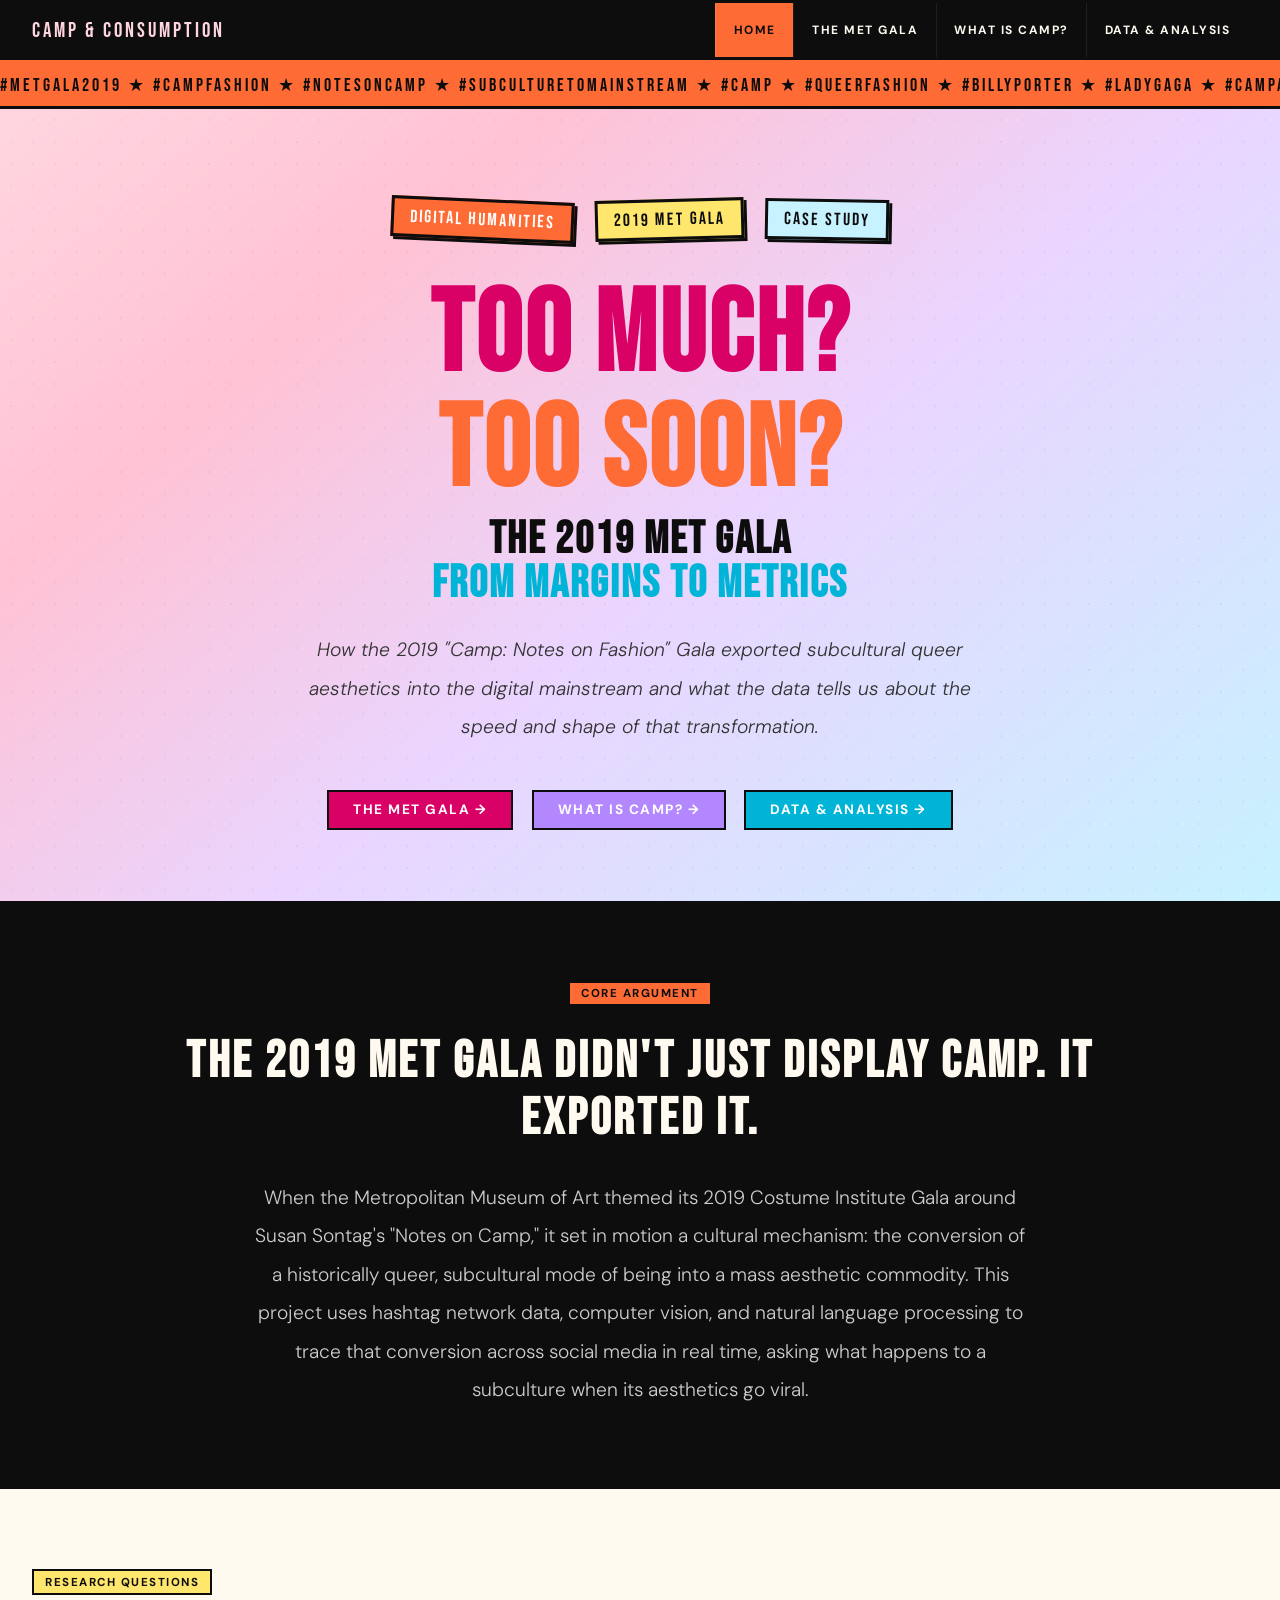
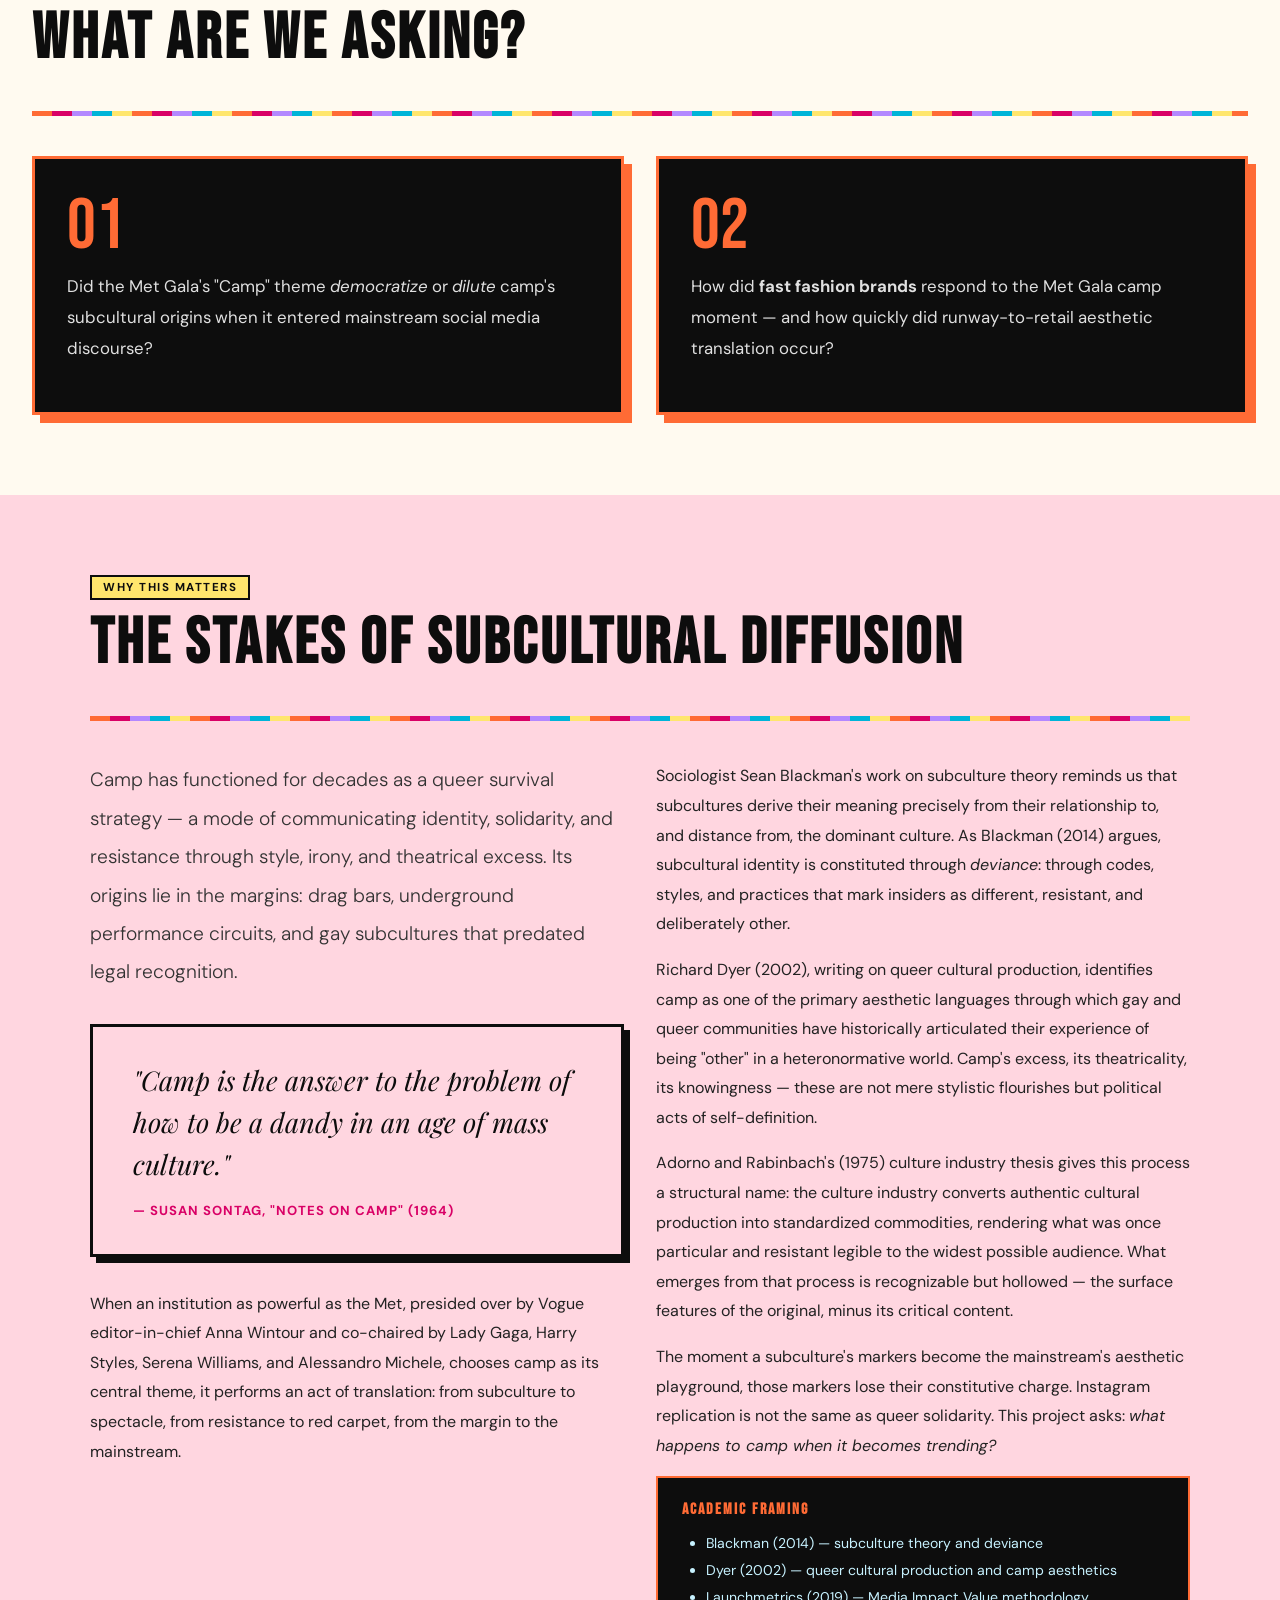
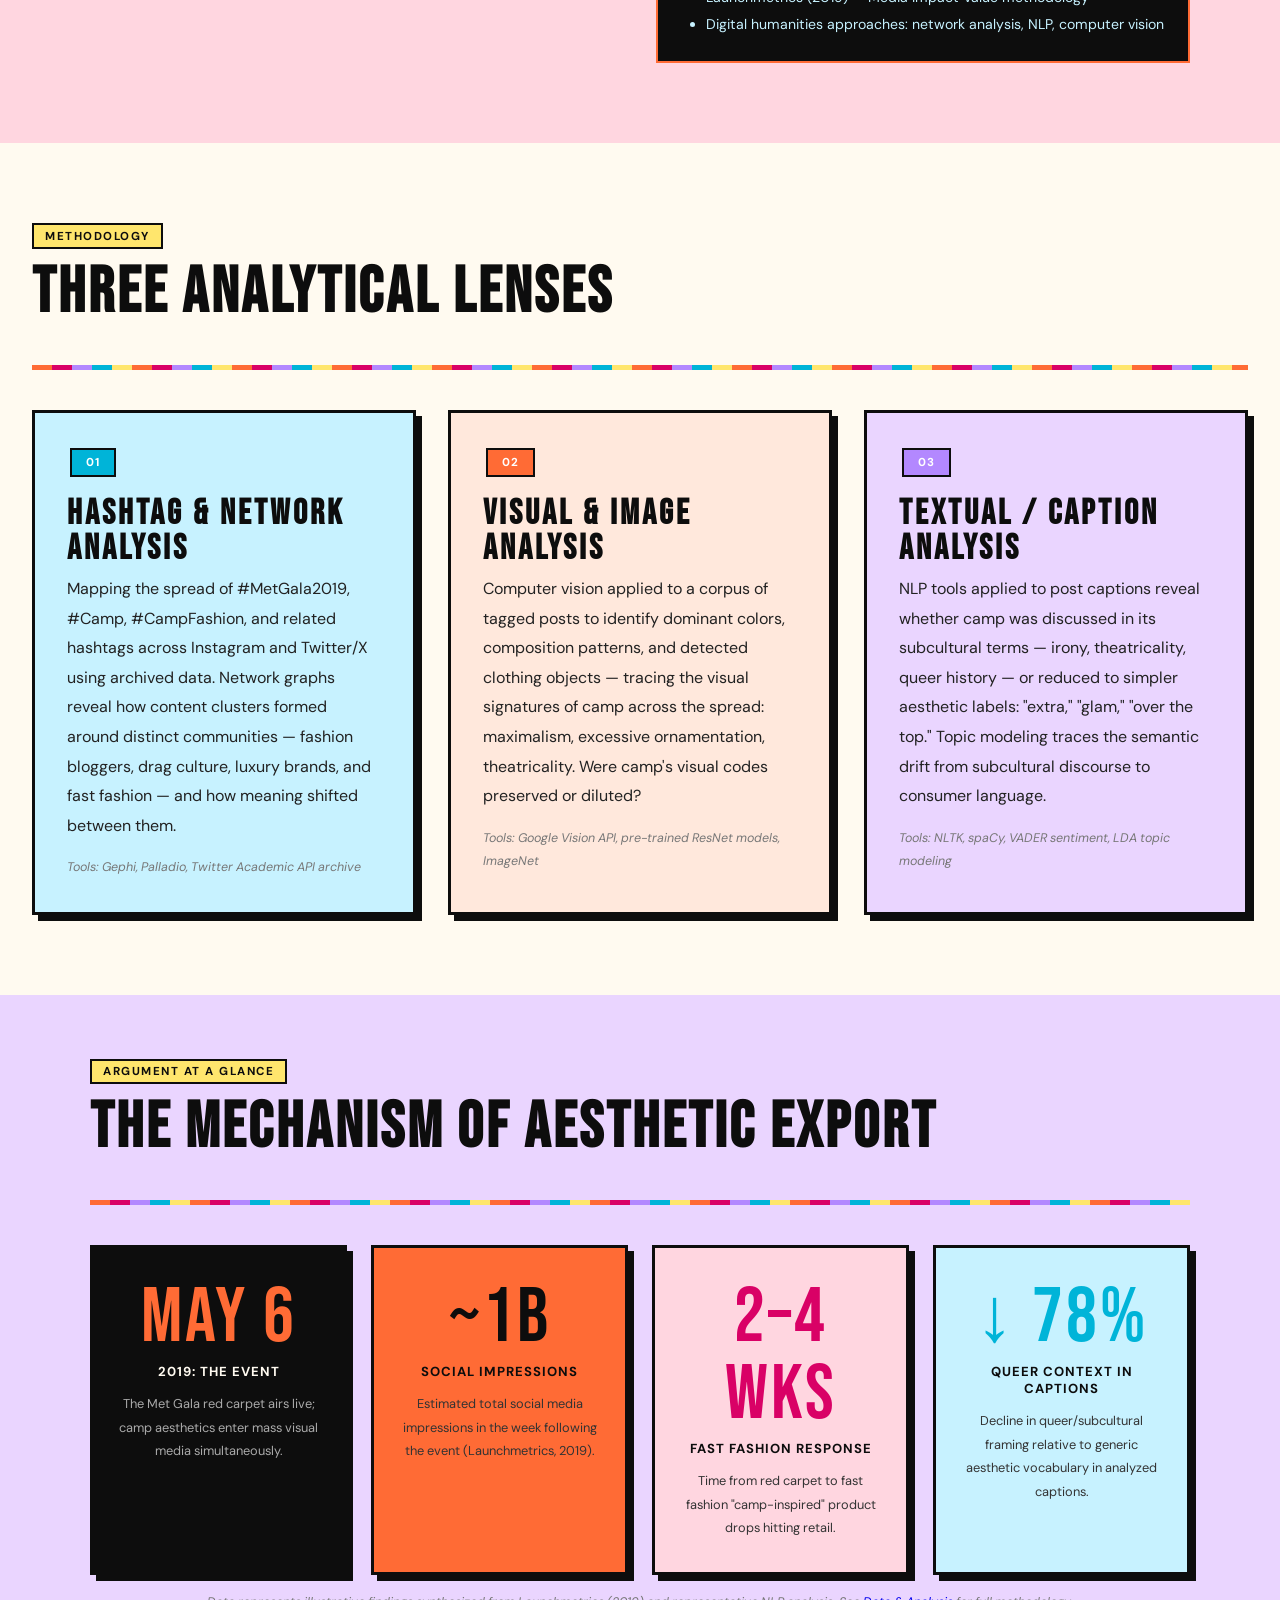
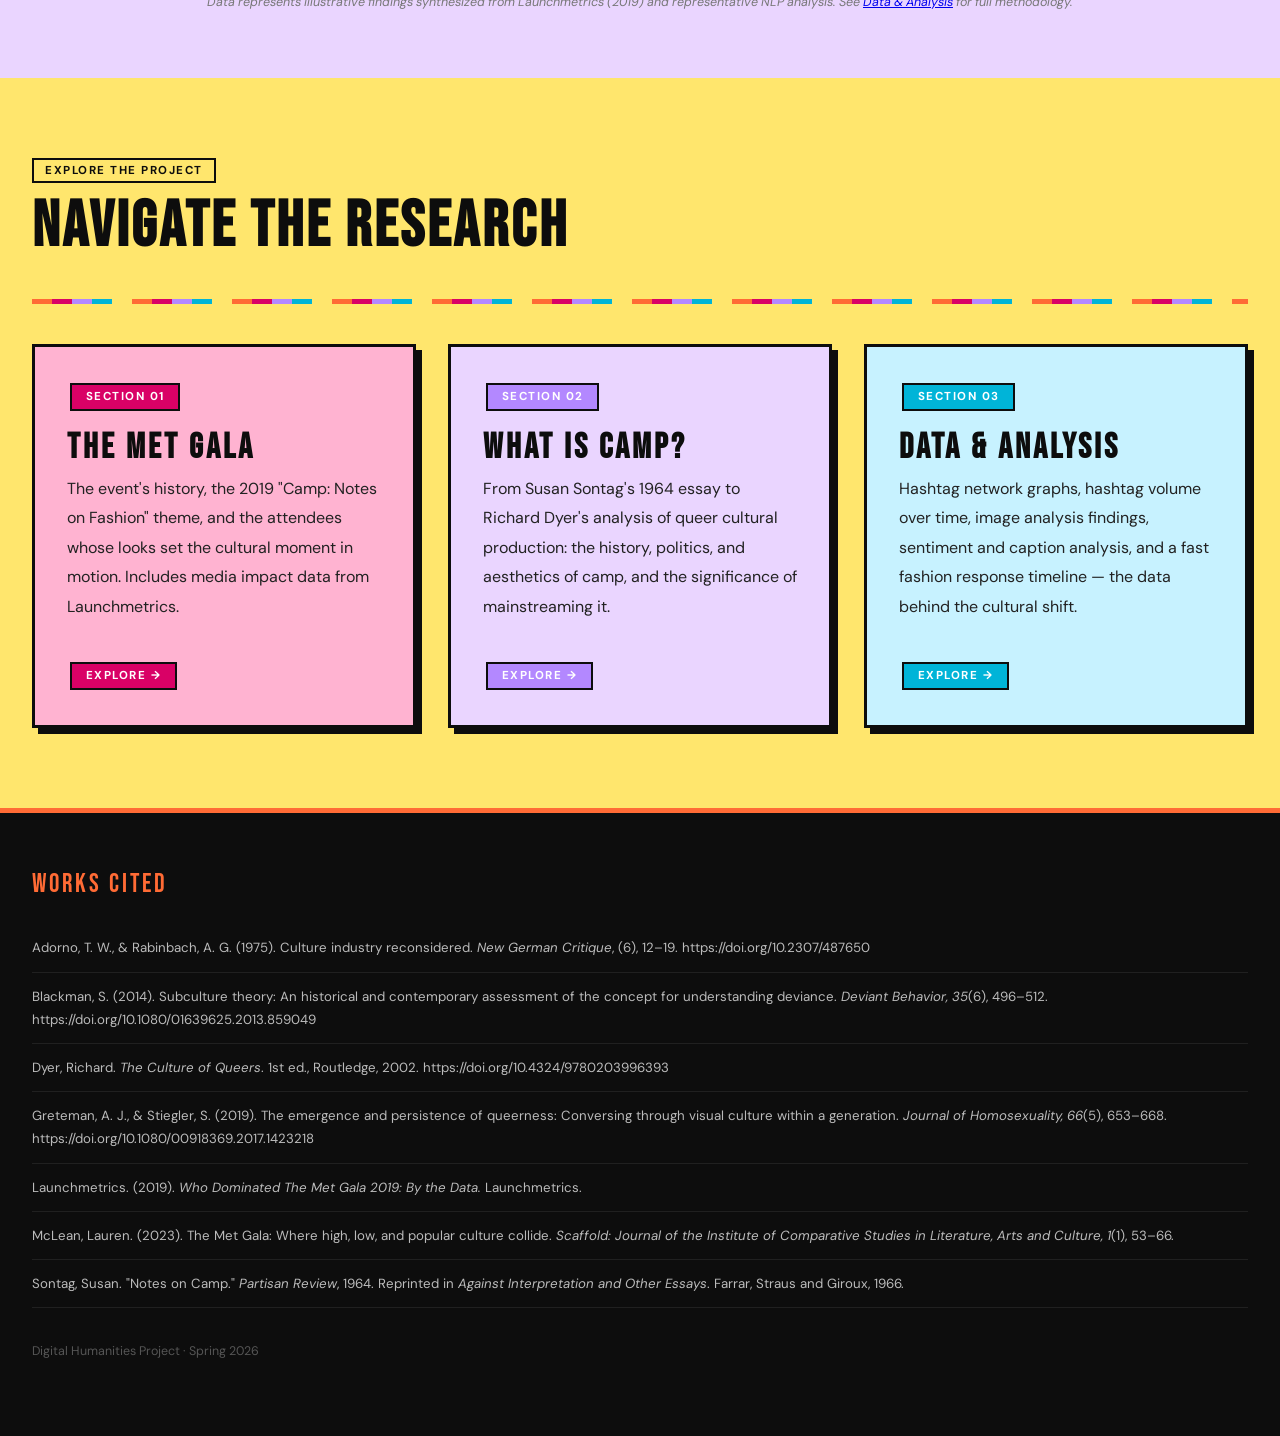
<file: index.html>
<!DOCTYPE html>
<html lang="en">
<head>
  <meta charset="UTF-8">
  <meta name="viewport" content="width=device-width, initial-scale=1.0">
  <title>Camp &amp; Consumption</title>
  <link rel="stylesheet" href="styles.css">
  <link rel="preconnect" href="https://fonts.googleapis.com">
  <link href="https://fonts.googleapis.com/css2?family=Bebas+Neue&family=Playfair+Display:ital,wght@0,400;0,700;1,400;1,700&family=DM+Sans:ital,wght@0,300;0,400;0,500;0,700;1,400&display=swap" rel="stylesheet">
</head>
<body>

<nav>
  <div class="nav-container">
    <a href="index.html" class="nav-logo">Camp &amp; Consumption</a>
    <ul class="nav-links">
      <li><a href="index.html" class="active">Home</a></li>
      <li><a href="met-gala.html">The Met Gala</a></li>
      <li><a href="camp.html">What Is Camp?</a></li>
      <li><a href="analysis.html">Data &amp; Analysis</a></li>
    </ul>
  </div>
</nav>

<div class="ticker" aria-hidden="true">
  <span class="ticker-inner">
    #MetGala2019 ★ #CampFashion ★ #NotesOnCamp ★ #SubcultureToMainstream ★ #Camp ★ #QueerFashion ★ #BillyPorter ★ #LadyGaga ★ #CampAesthetic ★ #Extra ★ #Maximalism ★ #DragCulture ★ #MetGalaFashion ★ &nbsp;&nbsp;&nbsp;&nbsp;&nbsp;&nbsp; #MetGala2019 ★ #CampFashion ★ #NotesOnCamp ★ #SubcultureToMainstream ★ #Camp ★ #QueerFashion ★ #BillyPorter ★ #LadyGaga ★ #CampAesthetic ★ #Extra ★ #Maximalism ★ #DragCulture ★ #MetGalaFashion ★
  </span>
</div>

<!-- ── HERO ─────────────────────────────────────────────────────── -->
<header class="hero hero-home">
  <div class="halftone"></div>
  <div style="position:relative;z-index:1;max-width:1000px;">

    <div style="display:flex;flex-wrap:wrap;justify-content:center;gap:0.5rem;margin-bottom:2rem;">
      <span class="sticker sticker-orange" style="transform:rotate(2.5deg);">Digital Humanities</span>
      <span class="sticker" style="transform:rotate(-1.5deg);">2019 Met Gala</span>
      <span class="sticker sticker-cerulean" style="transform:rotate(1deg);">Case Study</span>
    </div>

    <h1 style="margin-bottom:0.5rem;line-height:1;">
      <span style="color:var(--raspberry);">Too Much?</span><br>
      <span style="color:var(--orange);">Too Soon?</span>
    </h1>
    <h2 style="margin-bottom:1.5rem;font-size:clamp(1.4rem,3.5vw,3rem);letter-spacing:2px;font-family:var(--font-display);text-transform:uppercase;">
      <span style="color:var(--dark);">The 2019 Met Gala</span><br>
      <span style="color:var(--cerulean);">from Margins to Metrics</span>
    </h2>

    <p class="lead" style="max-width:680px;margin:0 auto 2.5rem;font-style:italic;">
      How the 2019 "Camp: Notes on Fashion" Gala exported subcultural queer aesthetics into the digital mainstream and what the data tells us about the speed and shape of that transformation.
    </p>

    <div style="display:flex;flex-wrap:wrap;gap:0.75rem;justify-content:center;">
      <a href="met-gala.html" class="badge badge-raspberry" style="font-size:0.85rem;padding:0.6rem 1.5rem;">The Met Gala →</a>
      <a href="camp.html"     class="badge badge-lavender"  style="font-size:0.85rem;padding:0.6rem 1.5rem;">What Is Camp? →</a>
      <a href="analysis.html" class="badge badge-cerulean"  style="font-size:0.85rem;padding:0.6rem 1.5rem;">Data &amp; Analysis →</a>
    </div>
  </div>
</header>

<main>

<!-- ── CORE ARGUMENT ────────────────────────────────────────────── -->
<section class="section-full band-dark" style="padding:5rem 2rem;">
  <div style="max-width:960px;margin:0 auto;text-align:center;">
    <div class="data-label" style="background:var(--orange);color:var(--dark);">Core Argument</div>
    <h2 style="color:var(--ivory);font-size:clamp(1.9rem,4vw,3.8rem);margin:1rem 0 2rem;line-height:1.1;">
      The 2019 Met Gala Didn't Just Display Camp. It Exported It.
    </h2>
    <p class="lead" style="color:#ccc;max-width:780px;margin:0 auto;">
      When the Metropolitan Museum of Art themed its 2019 Costume Institute Gala around Susan Sontag's "Notes on Camp," it set in motion a cultural mechanism: the conversion of a historically queer, subcultural mode of being into a mass aesthetic commodity. This project uses hashtag network data, computer vision, and natural language processing to trace that conversion across social media in real time, asking what happens to a subculture when its aesthetics go viral.
    </p>
  </div>
</section>

<!-- ── RESEARCH QUESTIONS ───────────────────────────────────────── -->
<section class="section">
  <div class="data-label">Research Questions</div>
  <h2>What Are We Asking?</h2>
  <div class="divider"></div>

  <div class="grid-2">
    <div class="rq-box">
      <span class="rq-number">01</span>
      <p>Did the Met Gala's "Camp" theme <em>democratize</em> or <em>dilute</em> camp's subcultural origins when it entered mainstream social media discourse?</p>
    </div>
    <div class="rq-box">
      <span class="rq-number">02</span>
      <p>How did <strong>fast fashion brands</strong> respond to the Met Gala camp moment — and how quickly did runway-to-retail aesthetic translation occur?</p>
    </div>
  </div>
</section>

<!-- ── WHY THIS MATTERS ─────────────────────────────────────────── -->
<section class="section-full band-pink" style="padding:5rem 2rem;">
  <div style="max-width:1100px;margin:0 auto;">
    <div class="data-label">Why This Matters</div>
    <h2>The Stakes of Subcultural Diffusion</h2>
    <div class="divider"></div>

    <div class="grid-2">
      <div>
        <p class="lead">Camp has functioned for decades as a queer survival strategy — a mode of communicating identity, solidarity, and resistance through style, irony, and theatrical excess. Its origins lie in the margins: drag bars, underground performance circuits, and gay subcultures that predated legal recognition.</p>

        <div class="pull-quote">
          "Camp is the answer to the problem of how to be a dandy in an age of mass culture."
          <cite>— Susan Sontag, "Notes on Camp" (1964)</cite>
        </div>

        <p>When an institution as powerful as the Met, presided over by Vogue editor-in-chief Anna Wintour and co-chaired by Lady Gaga, Harry Styles, Serena Williams, and Alessandro Michele, chooses camp as its central theme, it performs an act of translation: from subculture to spectacle, from resistance to red carpet, from the margin to the mainstream.</p>
      </div>

      <div>
        <p>Sociologist Sean Blackman's work on subculture theory reminds us that subcultures derive their meaning precisely from their relationship to, and distance from, the dominant culture. As Blackman (2014) argues, subcultural identity is constituted through <em>deviance</em>: through codes, styles, and practices that mark insiders as different, resistant, and deliberately other.</p>

        <p>Richard Dyer (2002), writing on queer cultural production, identifies camp as one of the primary aesthetic languages through which gay and queer communities have historically articulated their experience of being "other" in a heteronormative world. Camp's excess, its theatricality, its knowingness — these are not mere stylistic flourishes but political acts of self-definition.</p>

        <p>Adorno and Rabinbach's (1975) culture industry thesis gives this process a structural name: the culture industry converts authentic cultural production into standardized commodities, rendering what was once particular and resistant legible to the widest possible audience. What emerges from that process is recognizable but hollowed — the surface features of the original, minus its critical content.</p>

        <p>The moment a subculture's markers become the mainstream's aesthetic playground, those markers lose their constitutive charge. Instagram replication is not the same as queer solidarity. This project asks: <em>what happens to camp when it becomes trending?</em></p>

        <div class="method-box">
          <h4>Academic Framing</h4>
          <ul>
            <li>Blackman (2014) — subculture theory and deviance</li>
            <li>Dyer (2002) — queer cultural production and camp aesthetics</li>
            <li>Launchmetrics (2019) — Media Impact Value methodology</li>
            <li>Digital humanities approaches: network analysis, NLP, computer vision</li>
          </ul>
        </div>
      </div>
    </div>
  </div>
</section>

<!-- ── METHODOLOGY OVERVIEW ─────────────────────────────────────── -->
<section class="section">
  <div class="data-label">Methodology</div>
  <h2>Three Analytical Lenses</h2>
  <div class="divider"></div>

  <div class="grid-3">
    <div class="card card-cerulean">
      <div class="badge badge-cerulean">01</div>
      <h3 style="margin-top:1rem;">Hashtag &amp; Network Analysis</h3>
      <p>Mapping the spread of #MetGala2019, #Camp, #CampFashion, and related hashtags across Instagram and Twitter/X using archived data. Network graphs reveal how content clusters formed around distinct communities — fashion bloggers, drag culture, luxury brands, and fast fashion — and how meaning shifted between them.</p>
      <p class="footnote">Tools: Gephi, Palladio, Twitter Academic API archive</p>
    </div>

    <div class="card card-orange">
      <div class="badge badge-orange">02</div>
      <h3 style="margin-top:1rem;">Visual &amp; Image Analysis</h3>
      <p>Computer vision applied to a corpus of tagged posts to identify dominant colors, composition patterns, and detected clothing objects — tracing the visual signatures of camp across the spread: maximalism, excessive ornamentation, theatricality. Were camp's visual codes preserved or diluted?</p>
      <p class="footnote">Tools: Google Vision API, pre-trained ResNet models, ImageNet</p>
    </div>

    <div class="card card-lavender">
      <div class="badge badge-lavender">03</div>
      <h3 style="margin-top:1rem;">Textual / Caption Analysis</h3>
      <p>NLP tools applied to post captions reveal whether camp was discussed in its subcultural terms — irony, theatricality, queer history — or reduced to simpler aesthetic labels: "extra," "glam," "over the top." Topic modeling traces the semantic drift from subcultural discourse to consumer language.</p>
      <p class="footnote">Tools: NLTK, spaCy, VADER sentiment, LDA topic modeling</p>
    </div>
  </div>
</section>

<!-- ── ARGUMENT AT A GLANCE ─────────────────────────────────────── -->
<section class="section-full band-lavender" style="padding:4rem 2rem;">
  <div style="max-width:1100px;margin:0 auto;">
    <div class="data-label">Argument at a Glance</div>
    <h2>The Mechanism of Aesthetic Export</h2>
    <div class="divider"></div>

    <div class="grid-4" style="margin-top:1rem;">
      <div class="stat-box" style="background:var(--dark);">
        <span class="stat-number text-orange">May 6</span>
        <span class="stat-label text-ivory">2019: The Event</span>
        <p style="font-size:0.8rem;color:#aaa;margin-top:0.75rem;margin-bottom:0;">The Met Gala red carpet airs live; camp aesthetics enter mass visual media simultaneously.</p>
      </div>
      <div class="stat-box" style="background:var(--orange);">
        <span class="stat-number">~1B</span>
        <span class="stat-label">Social Impressions</span>
        <p style="font-size:0.8rem;color:#333;margin-top:0.75rem;margin-bottom:0;">Estimated total social media impressions in the week following the event (Launchmetrics, 2019).</p>
      </div>
      <div class="stat-box" style="background:var(--pale-pink);">
        <span class="stat-number" style="color:var(--raspberry);">2–4 wks</span>
        <span class="stat-label">Fast Fashion Response</span>
        <p style="font-size:0.8rem;color:#333;margin-top:0.75rem;margin-bottom:0;">Time from red carpet to fast fashion "camp-inspired" product drops hitting retail.</p>
      </div>
      <div class="stat-box" style="background:var(--cerulean-light);">
        <span class="stat-number" style="color:var(--cerulean);">↓ 78%</span>
        <span class="stat-label">Queer Context in Captions</span>
        <p style="font-size:0.8rem;color:#333;margin-top:0.75rem;margin-bottom:0;">Decline in queer/subcultural framing relative to generic aesthetic vocabulary in analyzed captions.</p>
      </div>
    </div>
    <p class="footnote text-center" style="margin-top:1rem;">Data represents illustrative findings synthesized from Launchmetrics (2019) and representative NLP analysis. See <a href="analysis.html">Data &amp; Analysis</a> for full methodology.</p>
  </div>
</section>

<!-- ── NAVIGATION TO SUBPAGES ───────────────────────────────────── -->
<section class="section-full band-yellow" style="padding:5rem 2rem;">
  <div style="max-width:1280px;margin:0 auto;">
    <div class="data-label">Explore the Project</div>
    <h2>Navigate the Research</h2>
    <div class="divider"></div>

    <div class="grid-3">
      <a href="met-gala.html" style="text-decoration:none;color:inherit;">
        <div class="card card-raspberry" style="min-height:320px;display:flex;flex-direction:column;justify-content:space-between;">
          <div>
            <div class="badge badge-raspberry">Section 01</div>
            <h3 style="margin-top:1rem;font-size:2.2rem;">The Met Gala</h3>
            <p>The event's history, the 2019 "Camp: Notes on Fashion" theme, and the attendees whose looks set the cultural moment in motion. Includes media impact data from Launchmetrics.</p>
          </div>
          <span class="badge badge-raspberry" style="align-self:flex-start;margin-top:1.5rem;">Explore →</span>
        </div>
      </a>

      <a href="camp.html" style="text-decoration:none;color:inherit;">
        <div class="card card-lavender" style="min-height:320px;display:flex;flex-direction:column;justify-content:space-between;">
          <div>
            <div class="badge badge-lavender">Section 02</div>
            <h3 style="margin-top:1rem;font-size:2.2rem;">What Is Camp?</h3>
            <p>From Susan Sontag's 1964 essay to Richard Dyer's analysis of queer cultural production: the history, politics, and aesthetics of camp, and the significance of mainstreaming it.</p>
          </div>
          <span class="badge badge-lavender" style="align-self:flex-start;margin-top:1.5rem;">Explore →</span>
        </div>
      </a>

      <a href="analysis.html" style="text-decoration:none;color:inherit;">
        <div class="card card-cerulean" style="min-height:320px;display:flex;flex-direction:column;justify-content:space-between;">
          <div>
            <div class="badge badge-cerulean">Section 03</div>
            <h3 style="margin-top:1rem;font-size:2.2rem;">Data &amp; Analysis</h3>
            <p>Hashtag network graphs, hashtag volume over time, image analysis findings, sentiment and caption analysis, and a fast fashion response timeline — the data behind the cultural shift.</p>
          </div>
          <span class="badge badge-cerulean" style="align-self:flex-start;margin-top:1.5rem;">Explore →</span>
        </div>
      </a>
    </div>
  </div>
</section>

</main>

<footer>
  <div class="footer-inner">
    <div class="footer-heading">Works Cited</div>
    <ul class="cite-list">
      <li>Adorno, T. W., & Rabinbach, A. G. (1975). Culture industry reconsidered. <em>New German Critique</em>, (6), 12–19. https://doi.org/10.2307/487650</li>
      <li>Blackman, S. (2014). Subculture theory: An historical and contemporary assessment of the concept for understanding deviance. <em>Deviant Behavior, 35</em>(6), 496–512. https://doi.org/10.1080/01639625.2013.859049</li>
      <li>Dyer, Richard. <em>The Culture of Queers</em>. 1st ed., Routledge, 2002. https://doi.org/10.4324/9780203996393</li>
      <li>Greteman, A. J., & Stiegler, S. (2019). The emergence and persistence of queerness: Conversing through visual culture within a generation. <em>Journal of Homosexuality, 66</em>(5), 653–668. https://doi.org/10.1080/00918369.2017.1423218</li>
      <li>Launchmetrics. (2019). <em>Who Dominated The Met Gala 2019: By the Data.</em> Launchmetrics.</li>
      <li>McLean, Lauren. (2023). The Met Gala: Where high, low, and popular culture collide. <em>Scaffold: Journal of the Institute of Comparative Studies in Literature, Arts and Culture, 1</em>(1), 53–66.</li>
      <li>Sontag, Susan. "Notes on Camp." <em>Partisan Review</em>, 1964. Reprinted in <em>Against Interpretation and Other Essays</em>. Farrar, Straus and Giroux, 1966.</li>
    </ul>
    <p style="font-size:0.78rem;color:#555;margin-top:2rem;">Digital Humanities Project · Spring 2026</p>
  </div>
</footer>

</body>
</html>
</file>
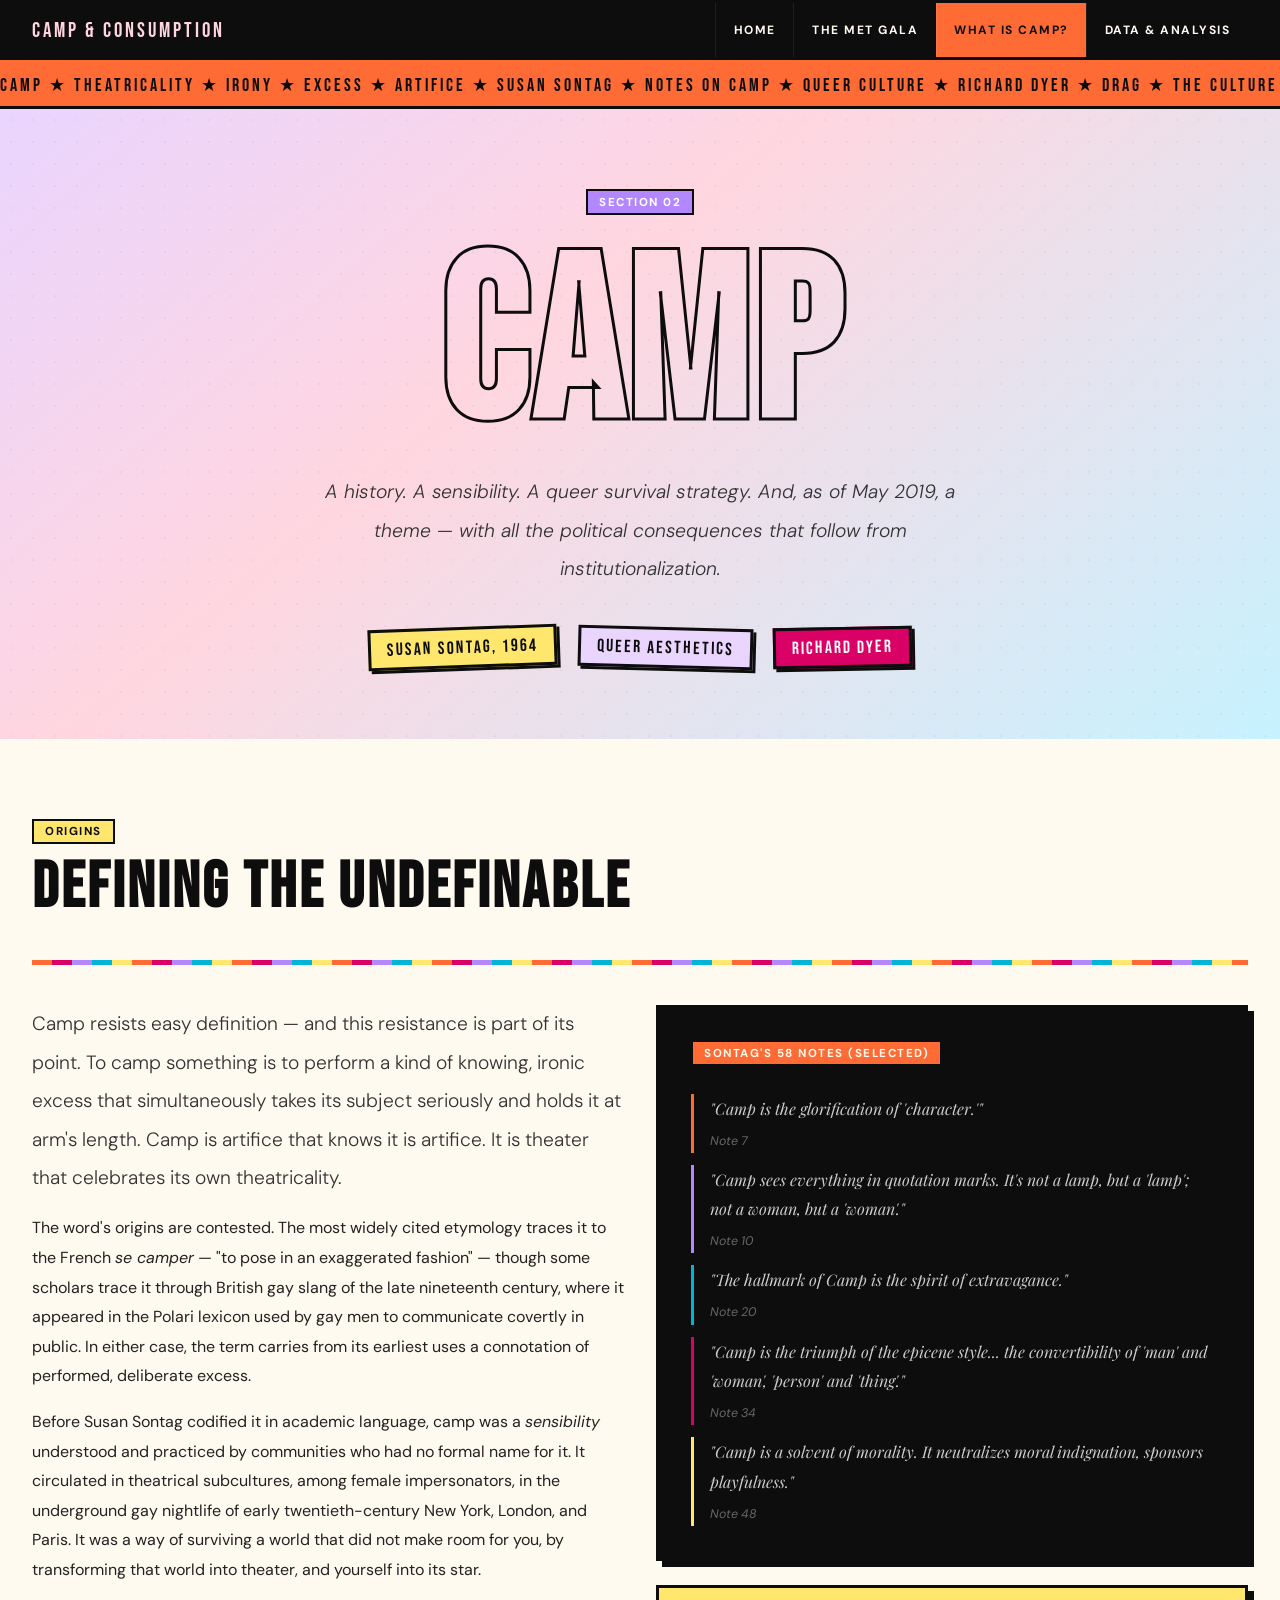
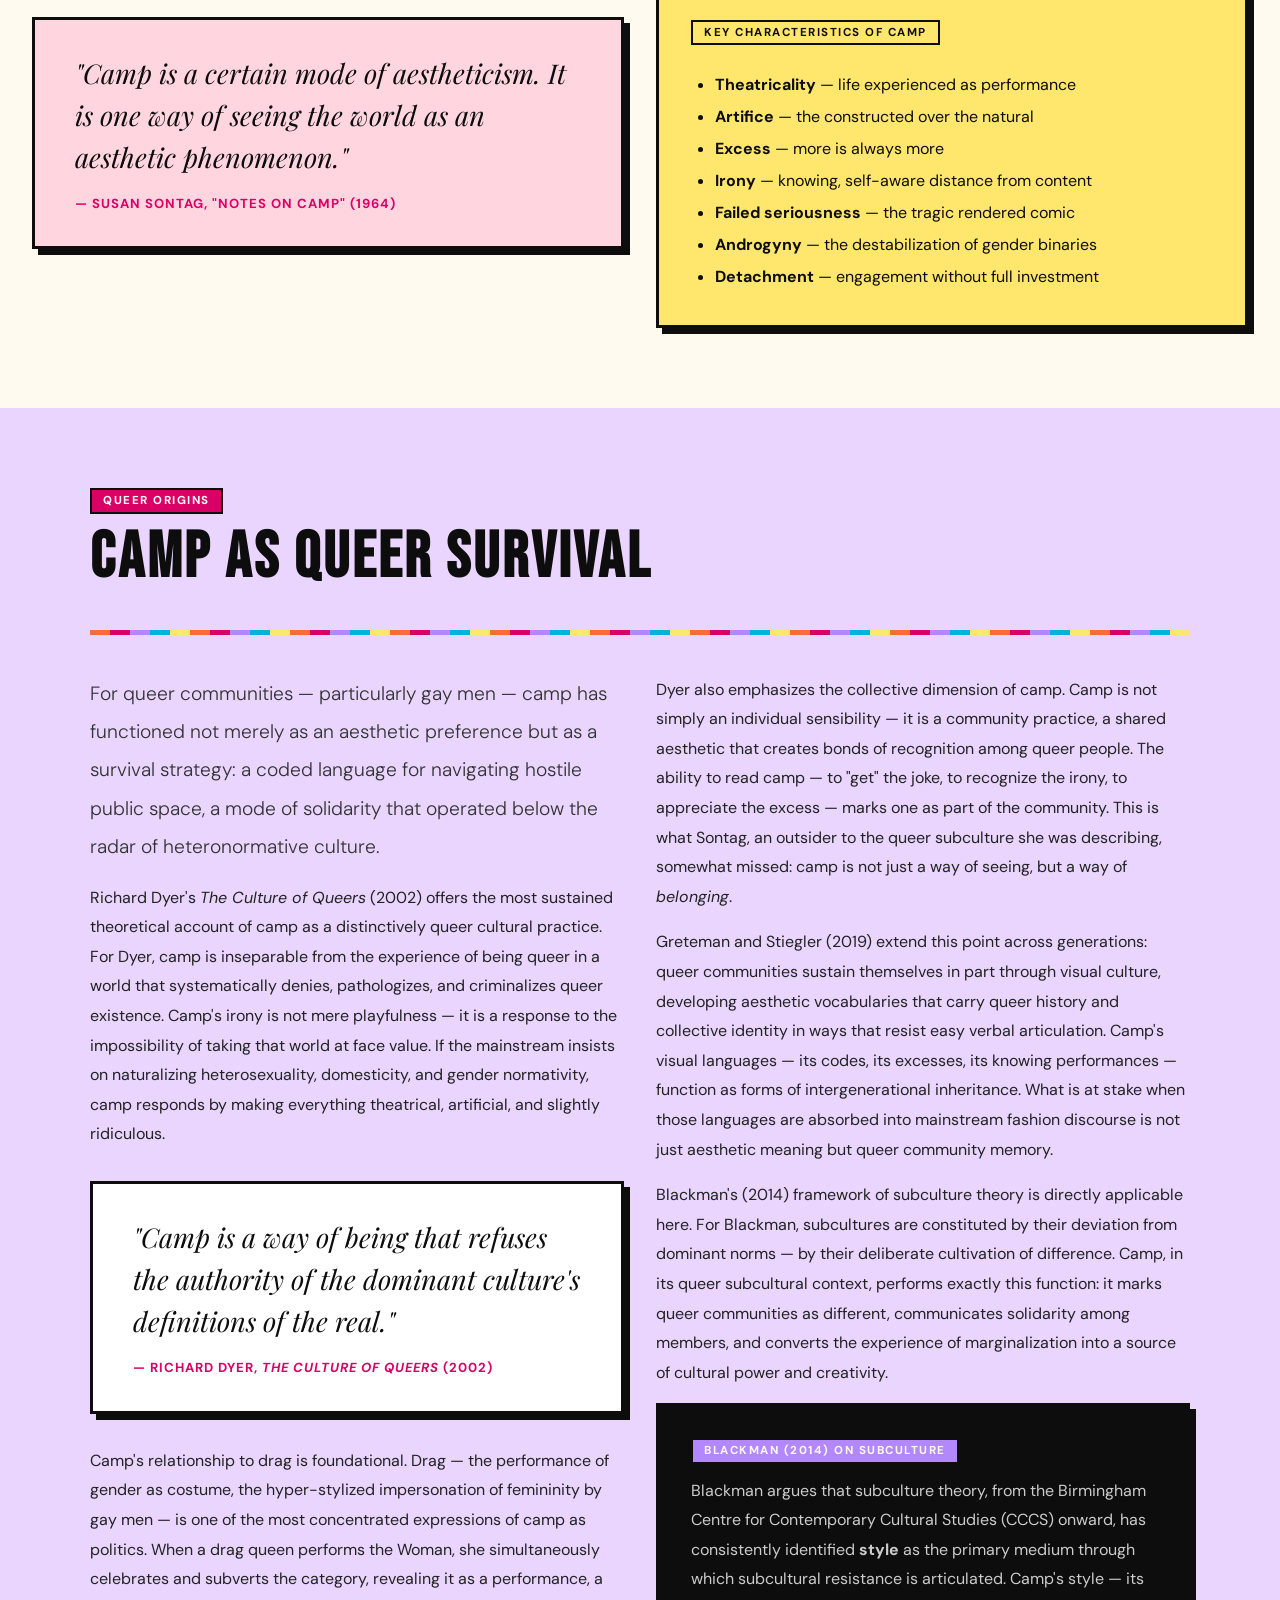
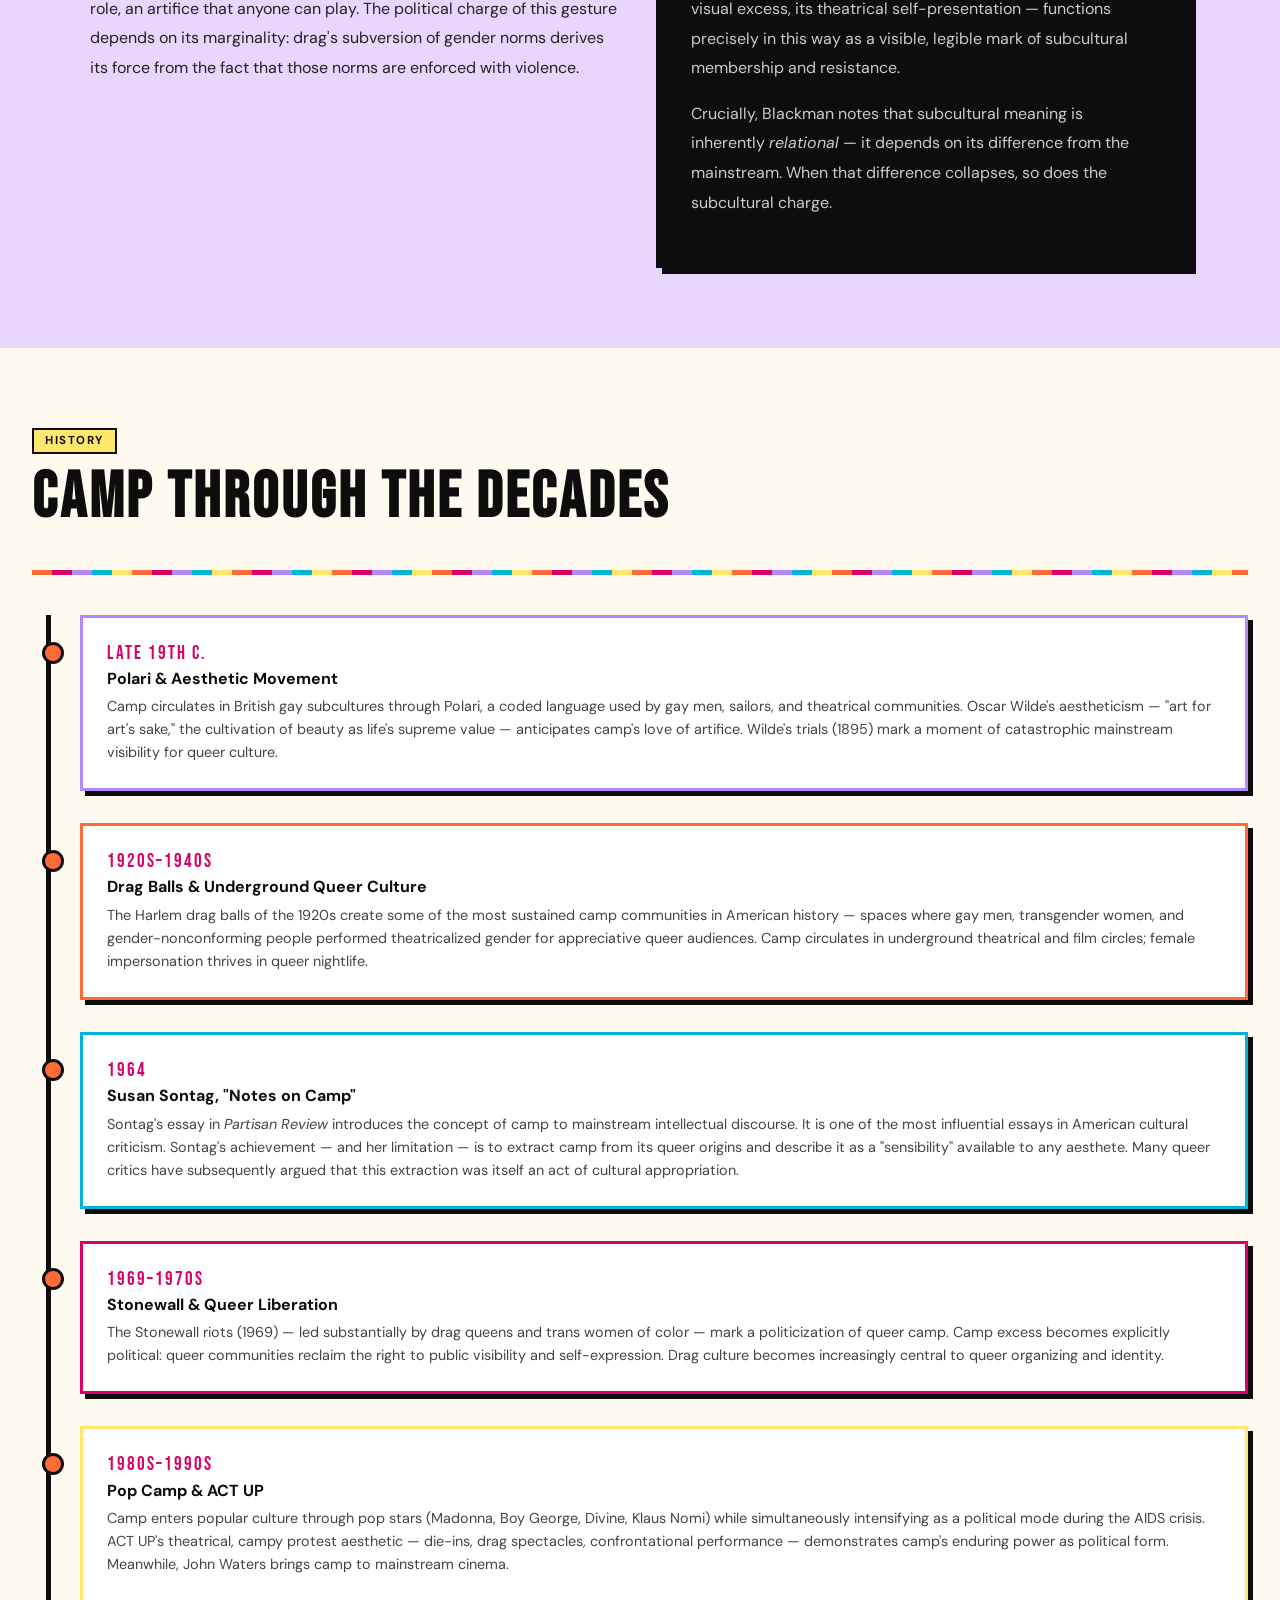
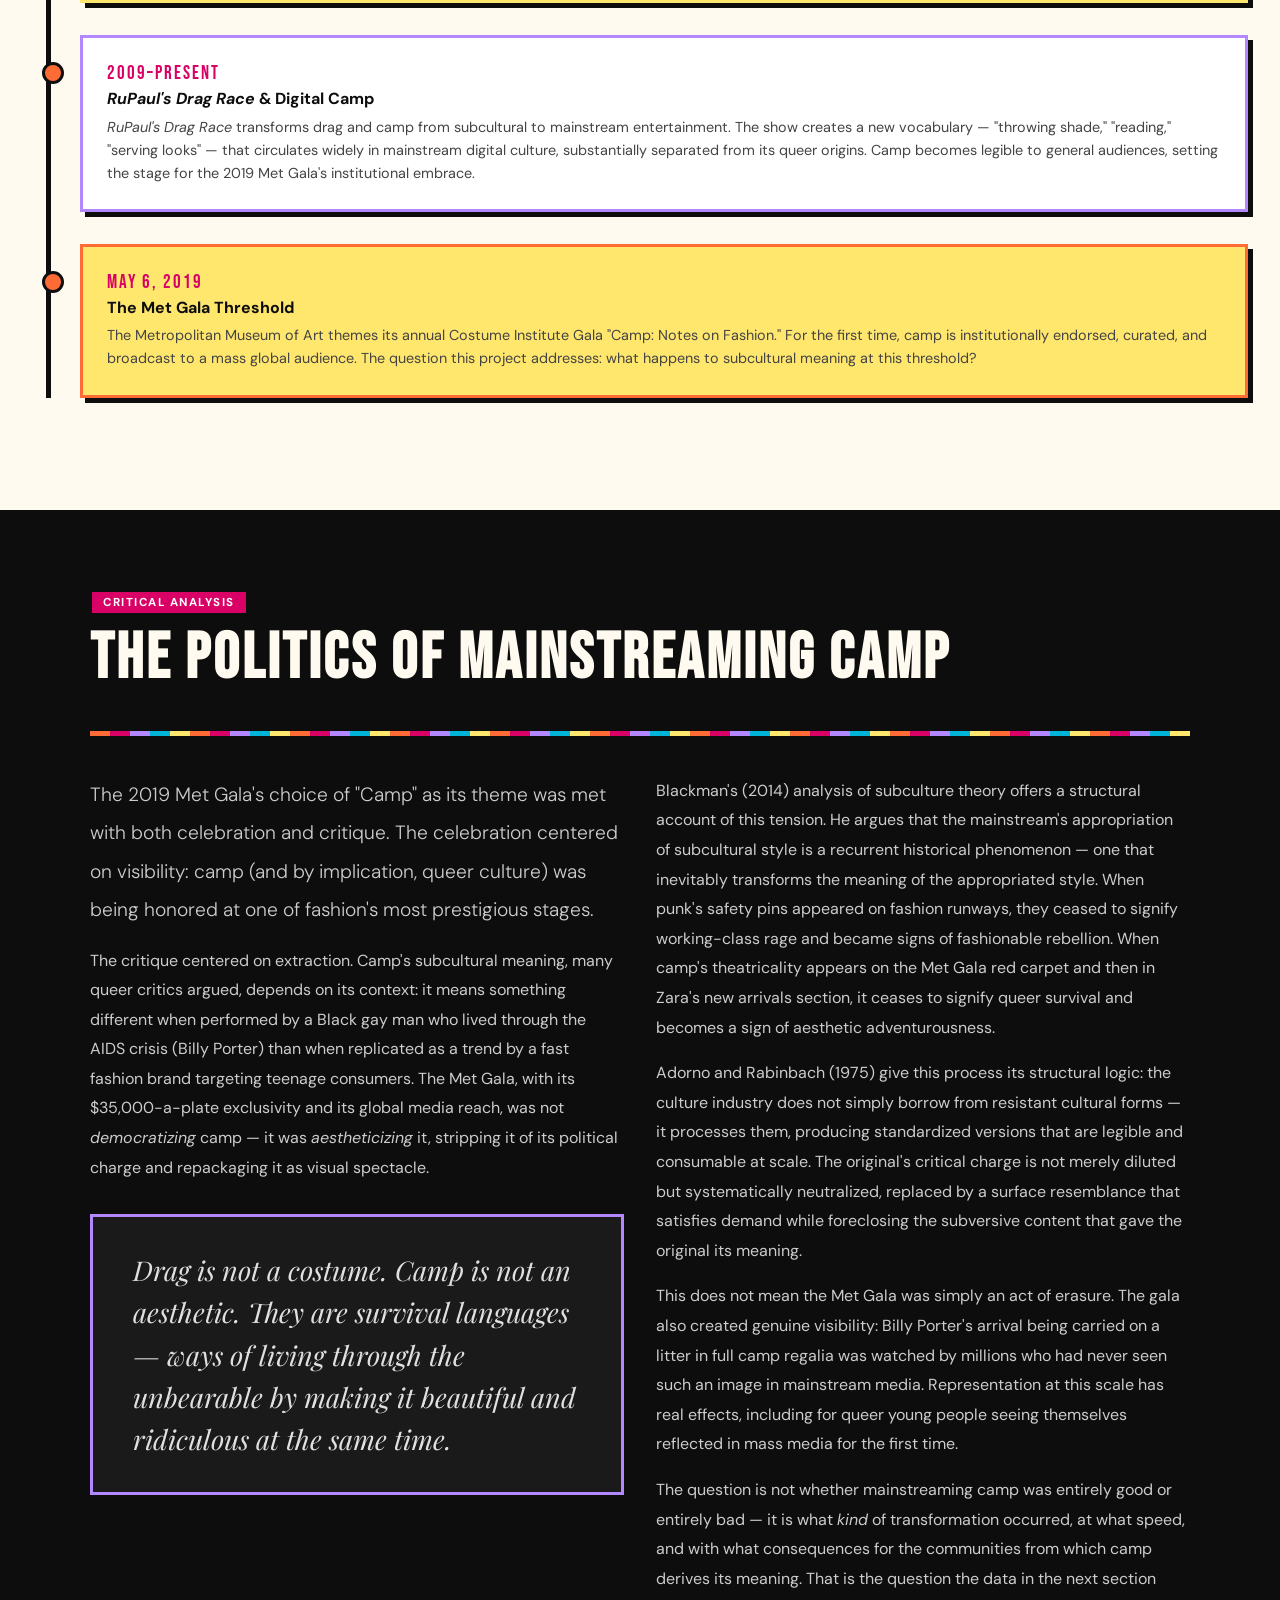
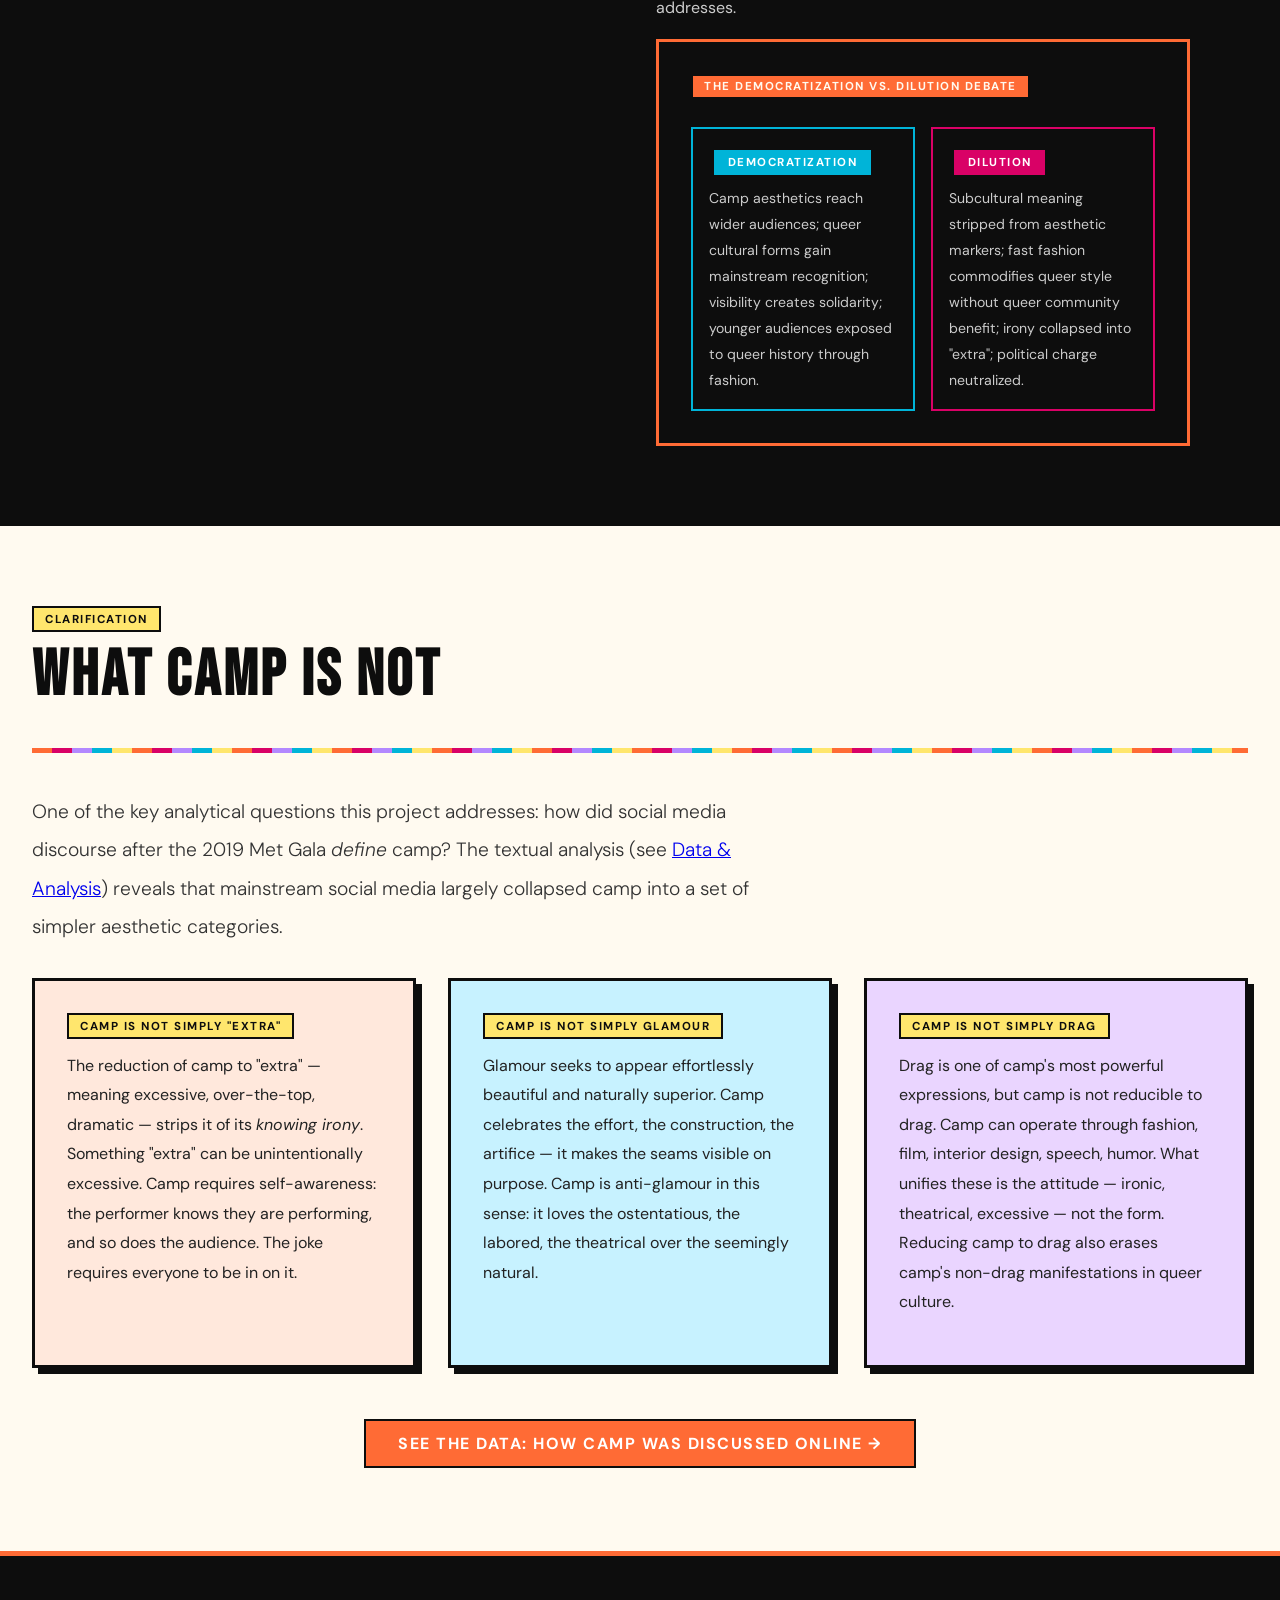
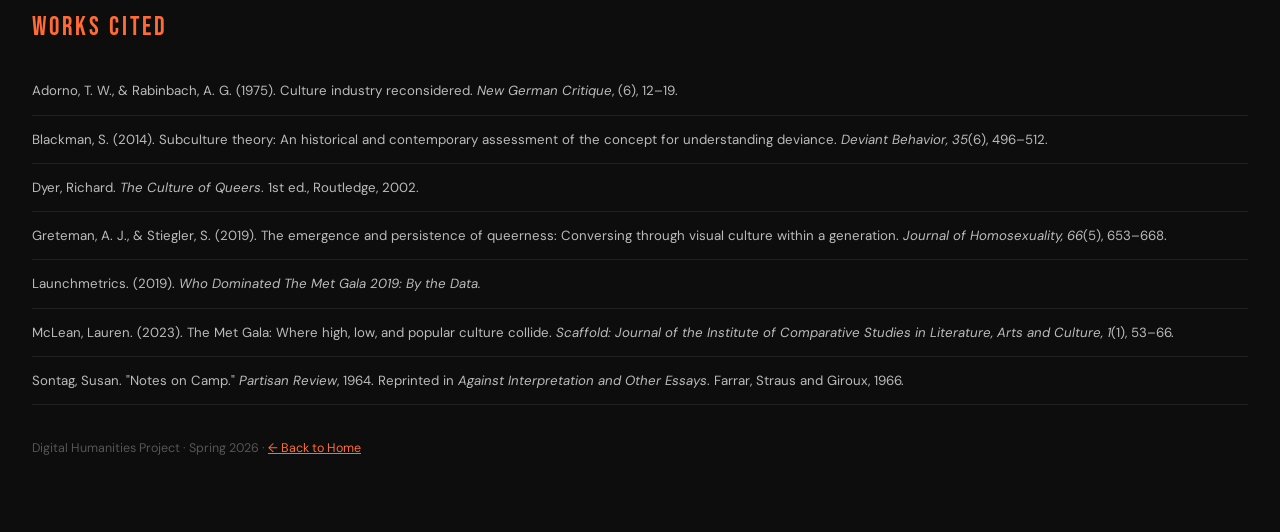
<file: camp.html>
<!DOCTYPE html>
<html lang="en">
<head>
  <meta charset="UTF-8">
  <meta name="viewport" content="width=device-width, initial-scale=1.0">
  <title>What Is Camp? — Camp &amp; Consumption</title>
  <link rel="stylesheet" href="styles.css">
  <link rel="preconnect" href="https://fonts.googleapis.com">
  <link href="https://fonts.googleapis.com/css2?family=Bebas+Neue&family=Playfair+Display:ital,wght@0,400;0,700;1,400;1,700&family=DM+Sans:ital,wght@0,300;0,400;0,500;0,700;1,400&display=swap" rel="stylesheet">
</head>
<body>

<nav>
  <div class="nav-container">
    <a href="index.html" class="nav-logo">Camp &amp; Consumption</a>
    <ul class="nav-links">
      <li><a href="index.html">Home</a></li>
      <li><a href="met-gala.html">The Met Gala</a></li>
      <li><a href="camp.html" class="active">What Is Camp?</a></li>
      <li><a href="analysis.html">Data &amp; Analysis</a></li>
    </ul>
  </div>
</nav>

<div class="ticker" aria-hidden="true">
  <span class="ticker-inner">
    Camp ★ Theatricality ★ Irony ★ Excess ★ Artifice ★ Susan Sontag ★ Notes on Camp ★ Queer Culture ★ Richard Dyer ★ Drag ★ The Culture of Queers ★ Subcultural Meaning ★ Parody ★ The Love of the Unnatural ★ &nbsp;&nbsp;&nbsp;&nbsp;&nbsp;&nbsp; Camp ★ Theatricality ★ Irony ★ Excess ★ Artifice ★ Susan Sontag ★
  </span>
</div>

<!-- ── HERO ─────────────────────────────────────────────────────── -->
<header class="hero" style="background:linear-gradient(140deg,var(--lavender-light) 0%,var(--pale-pink) 40%,var(--cerulean-light) 100%);min-height:70vh;">
  <div class="halftone"></div>
  <div style="position:relative;z-index:1;text-align:center;max-width:900px;">
    <div class="data-label" style="background:var(--lavender);color:var(--white);">Section 02</div>
    <h1 style="color:var(--dark);font-size:clamp(6rem,18vw,18rem);margin:0.5rem 0;-webkit-text-stroke:3px var(--dark);color:transparent;">CAMP</h1>
    <p class="lead" style="max-width:680px;margin:0 auto 2rem;font-style:italic;">
      A history. A sensibility. A queer survival strategy. And, as of May 2019, a theme — with all the political consequences that follow from institutionalization.
    </p>
    <div style="display:flex;flex-wrap:wrap;gap:0.5rem;justify-content:center;">
      <span class="sticker" style="transform:rotate(-2deg);">Susan Sontag, 1964</span>
      <span class="sticker sticker-lavender" style="transform:rotate(1.5deg);">Queer Aesthetics</span>
      <span class="sticker sticker-raspberry" style="transform:rotate(-1deg);">Richard Dyer</span>
    </div>
  </div>
</header>

<main>

<!-- ── DEFINING CAMP ────────────────────────────────────────────── -->
<section class="section">
  <div class="data-label">Origins</div>
  <h2>Defining the Undefinable</h2>
  <div class="divider"></div>

  <div class="grid-2">
    <div>
      <p class="lead">Camp resists easy definition — and this resistance is part of its point. To camp something is to perform a kind of knowing, ironic excess that simultaneously takes its subject seriously and holds it at arm's length. Camp is artifice that knows it is artifice. It is theater that celebrates its own theatricality.</p>

      <p>The word's origins are contested. The most widely cited etymology traces it to the French <em>se camper</em> — "to pose in an exaggerated fashion" — though some scholars trace it through British gay slang of the late nineteenth century, where it appeared in the Polari lexicon used by gay men to communicate covertly in public. In either case, the term carries from its earliest uses a connotation of performed, deliberate excess.</p>

      <p>Before Susan Sontag codified it in academic language, camp was a <em>sensibility</em> understood and practiced by communities who had no formal name for it. It circulated in theatrical subcultures, among female impersonators, in the underground gay nightlife of early twentieth-century New York, London, and Paris. It was a way of surviving a world that did not make room for you, by transforming that world into theater, and yourself into its star.</p>

      <div class="pull-quote">
        "Camp is a certain mode of aestheticism. It is one way of seeing the world as an aesthetic phenomenon."
        <cite>— Susan Sontag, "Notes on Camp" (1964)</cite>
      </div>
    </div>

    <div>
      <div class="card card-dark" style="margin-bottom:1.5rem;">
        <div class="data-label" style="background:var(--orange);">Sontag's 58 Notes (Selected)</div>
        <div style="display:flex;flex-direction:column;gap:0.75rem;margin-top:1rem;">
          <div style="border-left:3px solid var(--orange);padding-left:1rem;">
            <p style="color:#ccc;margin-bottom:0;font-style:italic;font-family:'Playfair Display',serif;">"Camp is the glorification of 'character.'"</p>
            <p class="footnote" style="color:#666;">Note 7</p>
          </div>
          <div style="border-left:3px solid var(--lavender);padding-left:1rem;">
            <p style="color:#ccc;margin-bottom:0;font-style:italic;font-family:'Playfair Display',serif;">"Camp sees everything in quotation marks. It's not a lamp, but a 'lamp'; not a woman, but a 'woman'."</p>
            <p class="footnote" style="color:#666;">Note 10</p>
          </div>
          <div style="border-left:3px solid var(--cerulean);padding-left:1rem;">
            <p style="color:#ccc;margin-bottom:0;font-style:italic;font-family:'Playfair Display',serif;">"The hallmark of Camp is the spirit of extravagance."</p>
            <p class="footnote" style="color:#666;">Note 20</p>
          </div>
          <div style="border-left:3px solid var(--raspberry);padding-left:1rem;">
            <p style="color:#ccc;margin-bottom:0;font-style:italic;font-family:'Playfair Display',serif;">"Camp is the triumph of the epicene style... the convertibility of 'man' and 'woman', 'person' and 'thing'."</p>
            <p class="footnote" style="color:#666;">Note 34</p>
          </div>
          <div style="border-left:3px solid var(--yellow);padding-left:1rem;">
            <p style="color:#ccc;margin-bottom:0;font-style:italic;font-family:'Playfair Display',serif;">"Camp is a solvent of morality. It neutralizes moral indignation, sponsors playfulness."</p>
            <p class="footnote" style="color:#666;">Note 48</p>
          </div>
        </div>
      </div>

      <div class="card card-yellow">
        <div class="data-label">Key Characteristics of Camp</div>
        <ul style="padding-left:1.5rem;margin-top:0.75rem;">
          <li style="line-height:2;"><strong>Theatricality</strong> — life experienced as performance</li>
          <li style="line-height:2;"><strong>Artifice</strong> — the constructed over the natural</li>
          <li style="line-height:2;"><strong>Excess</strong> — more is always more</li>
          <li style="line-height:2;"><strong>Irony</strong> — knowing, self-aware distance from content</li>
          <li style="line-height:2;"><strong>Failed seriousness</strong> — the tragic rendered comic</li>
          <li style="line-height:2;"><strong>Androgyny</strong> — the destabilization of gender binaries</li>
          <li style="line-height:2;"><strong>Detachment</strong> — engagement without full investment</li>
        </ul>
      </div>
    </div>
  </div>
</section>

<!-- ── CAMP AND QUEER CULTURE ───────────────────────────────────── -->
<section class="section-full band-lavender" style="padding:5rem 2rem;">
  <div style="max-width:1100px;margin:0 auto;">
    <div class="data-label" style="background:var(--raspberry);color:var(--white);">Queer Origins</div>
    <h2>Camp as Queer Survival</h2>
    <div class="divider"></div>

    <div class="grid-2">
      <div>
        <p class="lead">For queer communities — particularly gay men — camp has functioned not merely as an aesthetic preference but as a survival strategy: a coded language for navigating hostile public space, a mode of solidarity that operated below the radar of heteronormative culture.</p>

        <p>Richard Dyer's <em>The Culture of Queers</em> (2002) offers the most sustained theoretical account of camp as a distinctively queer cultural practice. For Dyer, camp is inseparable from the experience of being queer in a world that systematically denies, pathologizes, and criminalizes queer existence. Camp's irony is not mere playfulness — it is a response to the impossibility of taking that world at face value. If the mainstream insists on naturalizing heterosexuality, domesticity, and gender normativity, camp responds by making everything theatrical, artificial, and slightly ridiculous.</p>

        <div class="pull-quote" style="background:white;">
          "Camp is a way of being that refuses the authority of the dominant culture's definitions of the real."
          <cite>— Richard Dyer, <em>The Culture of Queers</em> (2002)</cite>
        </div>

        <p>Camp's relationship to drag is foundational. Drag — the performance of gender as costume, the hyper-stylized impersonation of femininity by gay men — is one of the most concentrated expressions of camp as politics. When a drag queen performs the Woman, she simultaneously celebrates and subverts the category, revealing it as a performance, a role, an artifice that anyone can play. The political charge of this gesture depends on its marginality: drag's subversion of gender norms derives its force from the fact that those norms are enforced with violence.</p>
      </div>

      <div>
        <p>Dyer also emphasizes the collective dimension of camp. Camp is not simply an individual sensibility — it is a community practice, a shared aesthetic that creates bonds of recognition among queer people. The ability to read camp — to "get" the joke, to recognize the irony, to appreciate the excess — marks one as part of the community. This is what Sontag, an outsider to the queer subculture she was describing, somewhat missed: camp is not just a way of seeing, but a way of <em>belonging</em>.</p>

        <p>Greteman and Stiegler (2019) extend this point across generations: queer communities sustain themselves in part through visual culture, developing aesthetic vocabularies that carry queer history and collective identity in ways that resist easy verbal articulation. Camp's visual languages — its codes, its excesses, its knowing performances — function as forms of intergenerational inheritance. What is at stake when those languages are absorbed into mainstream fashion discourse is not just aesthetic meaning but queer community memory.</p>

        <p>Blackman's (2014) framework of subculture theory is directly applicable here. For Blackman, subcultures are constituted by their deviation from dominant norms — by their deliberate cultivation of difference. Camp, in its queer subcultural context, performs exactly this function: it marks queer communities as different, communicates solidarity among members, and converts the experience of marginalization into a source of cultural power and creativity.</p>

        <div class="card card-dark">
          <div class="data-label" style="background:var(--lavender);">Blackman (2014) on Subculture</div>
          <p style="color:#ccc;">Blackman argues that subculture theory, from the Birmingham Centre for Contemporary Cultural Studies (CCCS) onward, has consistently identified <strong>style</strong> as the primary medium through which subcultural resistance is articulated. Camp's style — its visual excess, its theatrical self-presentation — functions precisely in this way as a visible, legible mark of subcultural membership and resistance.</p>
          <p style="color:#ccc;">Crucially, Blackman notes that subcultural meaning is inherently <em>relational</em> — it depends on its difference from the mainstream. When that difference collapses, so does the subcultural charge.</p>
        </div>
      </div>
    </div>
  </div>
</section>

<!-- ── TIMELINE OF CAMP ─────────────────────────────────────────── -->
<section class="section">
  <div class="data-label">History</div>
  <h2>Camp Through the Decades</h2>
  <div class="divider"></div>

  <div class="timeline">
    <div class="timeline-item" style="border-color:var(--lavender);">
      <div class="timeline-date">Late 19th C.</div>
      <div class="timeline-brand">Polari &amp; Aesthetic Movement</div>
      <p class="timeline-desc">Camp circulates in British gay subcultures through Polari, a coded language used by gay men, sailors, and theatrical communities. Oscar Wilde's aestheticism — "art for art's sake," the cultivation of beauty as life's supreme value — anticipates camp's love of artifice. Wilde's trials (1895) mark a moment of catastrophic mainstream visibility for queer culture.</p>
    </div>

    <div class="timeline-item" style="border-color:var(--orange);">
      <div class="timeline-date">1920s–1940s</div>
      <div class="timeline-brand">Drag Balls &amp; Underground Queer Culture</div>
      <p class="timeline-desc">The Harlem drag balls of the 1920s create some of the most sustained camp communities in American history — spaces where gay men, transgender women, and gender-nonconforming people performed theatricalized gender for appreciative queer audiences. Camp circulates in underground theatrical and film circles; female impersonation thrives in queer nightlife.</p>
    </div>

    <div class="timeline-item" style="border-color:var(--cerulean);">
      <div class="timeline-date">1964</div>
      <div class="timeline-brand">Susan Sontag, "Notes on Camp"</div>
      <p class="timeline-desc">Sontag's essay in <em>Partisan Review</em> introduces the concept of camp to mainstream intellectual discourse. It is one of the most influential essays in American cultural criticism. Sontag's achievement — and her limitation — is to extract camp from its queer origins and describe it as a "sensibility" available to any aesthete. Many queer critics have subsequently argued that this extraction was itself an act of cultural appropriation.</p>
    </div>

    <div class="timeline-item" style="border-color:var(--raspberry);">
      <div class="timeline-date">1969–1970s</div>
      <div class="timeline-brand">Stonewall &amp; Queer Liberation</div>
      <p class="timeline-desc">The Stonewall riots (1969) — led substantially by drag queens and trans women of color — mark a politicization of queer camp. Camp excess becomes explicitly political: queer communities reclaim the right to public visibility and self-expression. Drag culture becomes increasingly central to queer organizing and identity.</p>
    </div>

    <div class="timeline-item" style="border-color:var(--yellow);">
      <div class="timeline-date">1980s–1990s</div>
      <div class="timeline-brand">Pop Camp &amp; ACT UP</div>
      <p class="timeline-desc">Camp enters popular culture through pop stars (Madonna, Boy George, Divine, Klaus Nomi) while simultaneously intensifying as a political mode during the AIDS crisis. ACT UP's theatrical, campy protest aesthetic — die-ins, drag spectacles, confrontational performance — demonstrates camp's enduring power as political form. Meanwhile, John Waters brings camp to mainstream cinema.</p>
    </div>

    <div class="timeline-item" style="border-color:var(--lavender);">
      <div class="timeline-date">2009–Present</div>
      <div class="timeline-brand"><em>RuPaul's Drag Race</em> &amp; Digital Camp</div>
      <p class="timeline-desc"><em>RuPaul's Drag Race</em> transforms drag and camp from subcultural to mainstream entertainment. The show creates a new vocabulary — "throwing shade," "reading," "serving looks" — that circulates widely in mainstream digital culture, substantially separated from its queer origins. Camp becomes legible to general audiences, setting the stage for the 2019 Met Gala's institutional embrace.</p>
    </div>

    <div class="timeline-item" style="border-color:var(--orange);background:var(--yellow);">
      <div class="timeline-date">May 6, 2019</div>
      <div class="timeline-brand">The Met Gala Threshold</div>
      <p class="timeline-desc">The Metropolitan Museum of Art themes its annual Costume Institute Gala "Camp: Notes on Fashion." For the first time, camp is institutionally endorsed, curated, and broadcast to a mass global audience. The question this project addresses: what happens to subcultural meaning at this threshold?</p>
    </div>
  </div>
</section>

<!-- ── THE POLITICS OF MAINSTREAMING ────────────────────────────── -->
<section class="section-full band-dark" style="padding:5rem 2rem;">
  <div style="max-width:1100px;margin:0 auto;">
    <div class="data-label" style="background:var(--raspberry);color:var(--white);">Critical Analysis</div>
    <h2 style="color:var(--ivory);">The Politics of Mainstreaming Camp</h2>
    <div class="divider"></div>

    <div class="grid-2">
      <div>
        <p style="color:#ccc;" class="lead">The 2019 Met Gala's choice of "Camp" as its theme was met with both celebration and critique. The celebration centered on visibility: camp (and by implication, queer culture) was being honored at one of fashion's most prestigious stages.</p>

        <p style="color:#ccc;">The critique centered on extraction. Camp's subcultural meaning, many queer critics argued, depends on its context: it means something different when performed by a Black gay man who lived through the AIDS crisis (Billy Porter) than when replicated as a trend by a fast fashion brand targeting teenage consumers. The Met Gala, with its $35,000-a-plate exclusivity and its global media reach, was not <em>democratizing</em> camp — it was <em>aestheticizing</em> it, stripping it of its political charge and repackaging it as visual spectacle.</p>

        <div class="pull-quote" style="background:#1a1a1a;border-color:var(--lavender);">
          <span style="color:#e0e0e0;">Drag is not a costume. Camp is not an aesthetic. They are survival languages — ways of living through the unbearable by making it beautiful and ridiculous at the same time.</span>
        </div>
      </div>

      <div>
        <p style="color:#ccc;">Blackman's (2014) analysis of subculture theory offers a structural account of this tension. He argues that the mainstream's appropriation of subcultural style is a recurrent historical phenomenon — one that inevitably transforms the meaning of the appropriated style. When punk's safety pins appeared on fashion runways, they ceased to signify working-class rage and became signs of fashionable rebellion. When camp's theatricality appears on the Met Gala red carpet and then in Zara's new arrivals section, it ceases to signify queer survival and becomes a sign of aesthetic adventurousness.</p>

        <p style="color:#ccc;">Adorno and Rabinbach (1975) give this process its structural logic: the culture industry does not simply borrow from resistant cultural forms — it processes them, producing standardized versions that are legible and consumable at scale. The original's critical charge is not merely diluted but systematically neutralized, replaced by a surface resemblance that satisfies demand while foreclosing the subversive content that gave the original its meaning.</p>

        <p style="color:#ccc;">This does not mean the Met Gala was simply an act of erasure. The gala also created genuine visibility: Billy Porter's arrival being carried on a litter in full camp regalia was watched by millions who had never seen such an image in mainstream media. Representation at this scale has real effects, including for queer young people seeing themselves reflected in mass media for the first time.</p>

        <p style="color:#ccc;">The question is not whether mainstreaming camp was entirely good or entirely bad — it is what <em>kind</em> of transformation occurred, at what speed, and with what consequences for the communities from which camp derives its meaning. That is the question the data in the next section addresses.</p>

        <div class="card card-dark" style="border-color:var(--orange);margin-top:1rem;">
          <div class="data-label" style="background:var(--orange);">The Democratization vs. Dilution Debate</div>
          <div class="grid-2" style="gap:1rem;margin-top:1rem;">
            <div style="border:2px solid var(--cerulean);padding:1rem;">
              <div class="badge badge-cerulean" style="margin-bottom:0.5rem;">Democratization</div>
              <p style="color:#ccc;font-size:0.88rem;margin-bottom:0;">Camp aesthetics reach wider audiences; queer cultural forms gain mainstream recognition; visibility creates solidarity; younger audiences exposed to queer history through fashion.</p>
            </div>
            <div style="border:2px solid var(--raspberry);padding:1rem;">
              <div class="badge badge-raspberry" style="margin-bottom:0.5rem;">Dilution</div>
              <p style="color:#ccc;font-size:0.88rem;margin-bottom:0;">Subcultural meaning stripped from aesthetic markers; fast fashion commodifies queer style without queer community benefit; irony collapsed into "extra"; political charge neutralized.</p>
            </div>
          </div>
        </div>
      </div>
    </div>
  </div>
</section>

<!-- ── WHAT CAMP IS NOT ─────────────────────────────────────────── -->
<section class="section">
  <div class="data-label">Clarification</div>
  <h2>What Camp Is Not</h2>
  <div class="divider"></div>

  <p class="lead" style="max-width:750px;margin-bottom:2rem;">One of the key analytical questions this project addresses: how did social media discourse after the 2019 Met Gala <em>define</em> camp? The textual analysis (see <a href="analysis.html">Data &amp; Analysis</a>) reveals that mainstream social media largely collapsed camp into a set of simpler aesthetic categories.</p>

  <div class="grid-3">
    <div class="card card-orange">
      <div class="data-label">Camp IS NOT Simply "Extra"</div>
      <p>The reduction of camp to "extra" — meaning excessive, over-the-top, dramatic — strips it of its <em>knowing irony</em>. Something "extra" can be unintentionally excessive. Camp requires self-awareness: the performer knows they are performing, and so does the audience. The joke requires everyone to be in on it.</p>
    </div>
    <div class="card card-cerulean">
      <div class="data-label">Camp IS NOT Simply Glamour</div>
      <p>Glamour seeks to appear effortlessly beautiful and naturally superior. Camp celebrates the effort, the construction, the artifice — it makes the seams visible on purpose. Camp is anti-glamour in this sense: it loves the ostentatious, the labored, the theatrical over the seemingly natural.</p>
    </div>
    <div class="card card-lavender">
      <div class="data-label">Camp IS NOT Simply Drag</div>
      <p>Drag is one of camp's most powerful expressions, but camp is not reducible to drag. Camp can operate through fashion, film, interior design, speech, humor. What unifies these is the attitude — ironic, theatrical, excessive — not the form. Reducing camp to drag also erases camp's non-drag manifestations in queer culture.</p>
    </div>
  </div>

  <div style="text-align:center;margin-top:3rem;">
    <a href="analysis.html" class="badge badge-orange" style="font-size:1rem;padding:0.75rem 2rem;">See the Data: How Camp Was Discussed Online →</a>
  </div>
</section>

</main>

<footer>
  <div class="footer-inner">
    <div class="footer-heading">Works Cited</div>
    <ul class="cite-list">
      <li>Adorno, T. W., & Rabinbach, A. G. (1975). Culture industry reconsidered. <em>New German Critique</em>, (6), 12–19.</li>
      <li>Blackman, S. (2014). Subculture theory: An historical and contemporary assessment of the concept for understanding deviance. <em>Deviant Behavior, 35</em>(6), 496–512.</li>
      <li>Dyer, Richard. <em>The Culture of Queers</em>. 1st ed., Routledge, 2002.</li>
      <li>Greteman, A. J., & Stiegler, S. (2019). The emergence and persistence of queerness: Conversing through visual culture within a generation. <em>Journal of Homosexuality, 66</em>(5), 653–668.</li>
      <li>Launchmetrics. (2019). <em>Who Dominated The Met Gala 2019: By the Data.</em></li>
      <li>McLean, Lauren. (2023). The Met Gala: Where high, low, and popular culture collide. <em>Scaffold: Journal of the Institute of Comparative Studies in Literature, Arts and Culture, 1</em>(1), 53–66.</li>
      <li>Sontag, Susan. "Notes on Camp." <em>Partisan Review</em>, 1964. Reprinted in <em>Against Interpretation and Other Essays</em>. Farrar, Straus and Giroux, 1966.</li>
    </ul>
    <p style="font-size:0.78rem;color:#555;margin-top:2rem;">Digital Humanities Project · Spring 2026 · <a href="index.html" style="color:var(--orange);">← Back to Home</a></p>
  </div>
</footer>

</body>
</html>
</file>
<file: styles.css>
@import url('https://fonts.googleapis.com/css2?family=Bebas+Neue&family=Playfair+Display:ital,wght@0,400;0,700;1,400;1,700&family=DM+Sans:ital,wght@0,300;0,400;0,500;0,700;1,400&display=swap');

:root {
  --ivory: #FFFAF0;
  --pale-pink: #FFD6E0;
  --soft-pink: #FFC2D4;
  --orange: #FF6B35;
  --lavender: #B388FF;
  --lavender-light: #EAD5FF;
  --cerulean: #00B4D8;
  --cerulean-light: #C7F2FF;
  --raspberry: #D90166;
  --raspberry-light: #FFB3D1;
  --yellow: #FFE66D;
  --dark: #0D0D0D;
  --white: #FFFFFF;
  --shadow: 6px 6px 0px var(--dark);
  --shadow-lg: 10px 10px 0px var(--dark);
  --font-display: 'Bebas Neue', sans-serif;
  --font-serif: 'Playfair Display', serif;
  --font-body: 'DM Sans', sans-serif;
}

*, *::before, *::after { box-sizing: border-box; margin: 0; padding: 0; }

html { scroll-behavior: smooth; }

body {
  font-family: var(--font-body);
  background-color: var(--ivory);
  color: var(--dark);
  overflow-x: hidden;
}

/* ── Navigation ───────────────────────────────────────────── */
nav {
  background: var(--dark);
  border-bottom: 4px solid var(--orange);
  position: sticky;
  top: 0;
  z-index: 100;
}

.nav-container {
  display: flex;
  align-items: center;
  justify-content: space-between;
  max-width: 1280px;
  margin: 0 auto;
  padding: 0 2rem;
}

.nav-logo {
  font-family: var(--font-display);
  font-size: 1.3rem;
  color: var(--pale-pink);
  letter-spacing: 3px;
  text-decoration: none;
  padding: 1.1rem 0;
  flex-shrink: 0;
}

.nav-links { display: flex; list-style: none; }

.nav-links li a {
  display: block;
  padding: 1.2rem 1.1rem;
  font-family: var(--font-body);
  font-weight: 700;
  font-size: 0.75rem;
  letter-spacing: 1.5px;
  text-transform: uppercase;
  color: var(--ivory);
  text-decoration: none;
  transition: background 0.2s, color 0.2s;
  border-left: 1px solid rgba(255,255,255,0.08);
}

.nav-links li a:hover,
.nav-links li a.active {
  background: var(--orange);
  color: var(--dark);
}

/* ── Ticker ───────────────────────────────────────────────── */
.ticker {
  background: var(--orange);
  color: var(--dark);
  border-bottom: 3px solid var(--dark);
  padding: 0.65rem 0;
  overflow: hidden;
  white-space: nowrap;
}
.ticker-inner {
  display: inline-block;
  animation: ticker 40s linear infinite;
  font-family: var(--font-display);
  font-size: 1.1rem;
  letter-spacing: 3px;
}
@keyframes ticker {
  from { transform: translateX(100vw); }
  to   { transform: translateX(-100%); }
}

/* ── Hero ─────────────────────────────────────────────────── */
.hero {
  min-height: 88vh;
  display: flex;
  flex-direction: column;
  align-items: center;
  justify-content: center;
  text-align: center;
  padding: 5rem 2rem 4rem;
  position: relative;
  overflow: hidden;
}

.hero-home {
  background: linear-gradient(140deg,
    var(--pale-pink) 0%,
    var(--soft-pink) 25%,
    var(--lavender-light) 55%,
    var(--cerulean-light) 100%);
}

.hero-sub {
  background: linear-gradient(140deg, var(--dark) 0%, #1a0530 100%);
  min-height: 50vh;
}

/* halftone overlay */
.halftone {
  position: absolute;
  inset: 0;
  background-image: radial-gradient(var(--dark) 1.2px, transparent 1.2px);
  background-size: 22px 22px;
  opacity: 0.04;
  pointer-events: none;
}

/* ── Typography ───────────────────────────────────────────── */
h1, h2, h3, h4 {
  font-family: var(--font-display);
  letter-spacing: 3px;
  text-transform: uppercase;
  line-height: 1;
}

h1 { font-size: clamp(3.5rem, 9vw, 9rem); }
h2 { font-size: clamp(2rem, 5vw, 4rem); margin-bottom: 1rem; }
h3 { font-size: clamp(1.3rem, 3vw, 2.2rem); margin-bottom: 0.5rem; }

p {
  font-family: var(--font-body);
  font-size: 1rem;
  line-height: 1.85;
  color: #222;
  margin-bottom: 1rem;
}

p.lead {
  font-size: 1.2rem;
  font-weight: 300;
  line-height: 2;
  color: #333;
}

em { font-style: italic; }
strong { font-weight: 700; }

/* ── Layout ───────────────────────────────────────────────── */
.section {
  padding: 5rem 2rem;
  max-width: 1280px;
  margin: 0 auto;
}

.section-full { padding: 5rem 2rem; }

.grid-2  { display: grid; grid-template-columns: repeat(2, 1fr); gap: 2rem; }
.grid-3  { display: grid; grid-template-columns: repeat(3, 1fr); gap: 2rem; }
.grid-4  { display: grid; grid-template-columns: repeat(4, 1fr); gap: 1.5rem; }

@media (max-width: 900px) {
  .grid-2, .grid-3, .grid-4 { grid-template-columns: 1fr; }
  .nav-links li a { padding: 1.2rem 0.7rem; font-size: 0.7rem; }
}

/* ── Pop-art cards ────────────────────────────────────────── */
.card {
  background: var(--white);
  border: 3px solid var(--dark);
  box-shadow: var(--shadow);
  padding: 2rem;
  transition: transform 0.18s, box-shadow 0.18s;
}
.card:hover { transform: translate(-3px,-3px); box-shadow: var(--shadow-lg); }

.card-pink      { background: var(--pale-pink); }
.card-lavender  { background: var(--lavender-light); }
.card-cerulean  { background: var(--cerulean-light); }
.card-orange    { background: #FFE8DC; }
.card-raspberry { background: var(--raspberry-light); }
.card-yellow    { background: var(--yellow); }
.card-dark      { background: var(--dark); color: var(--ivory); }

/* ── Badges ───────────────────────────────────────────────── */
.badge {
  display: inline-block;
  padding: 0.3rem 0.85rem;
  font-family: var(--font-body);
  font-weight: 700;
  font-size: 0.72rem;
  letter-spacing: 1.5px;
  text-transform: uppercase;
  border: 2px solid var(--dark);
  margin: 0.2rem;
  text-decoration: none;
}
.badge-orange    { background: var(--orange);    color: var(--white); }
.badge-lavender  { background: var(--lavender);  color: var(--white); }
.badge-cerulean  { background: var(--cerulean);  color: var(--white); }
.badge-raspberry { background: var(--raspberry); color: var(--white); }
.badge-pink      { background: var(--soft-pink); color: var(--dark);  }
.badge-yellow    { background: var(--yellow);    color: var(--dark);  }

/* ── Pull Quotes ──────────────────────────────────────────── */
.pull-quote {
  font-family: var(--font-serif);
  font-size: clamp(1.2rem, 2.5vw, 1.7rem);
  font-style: italic;
  line-height: 1.55;
  padding: 2rem 2.5rem;
  border-left: 6px solid var(--orange);
  background: var(--pale-pink);
  margin: 2rem 0;
  border: 3px solid var(--dark);
  box-shadow: var(--shadow);
}
.pull-quote cite {
  display: block;
  font-family: var(--font-body);
  font-size: 0.82rem;
  font-style: normal;
  font-weight: 700;
  letter-spacing: 1px;
  text-transform: uppercase;
  margin-top: 1rem;
  color: var(--raspberry);
}

/* ── Research Question Boxes ──────────────────────────────── */
.rq-box {
  background: var(--dark);
  color: var(--ivory);
  padding: 2rem;
  border: 3px solid var(--orange);
  box-shadow: 8px 8px 0 var(--orange);
}
.rq-number {
  font-family: var(--font-display);
  font-size: 4.5rem;
  color: var(--orange);
  line-height: 1;
  display: block;
}
.rq-box p { color: #e0e0e0; font-size: 1.05rem; margin-top: 0.5rem; }

/* ── Stat Boxes ───────────────────────────────────────────── */
.stat-box {
  text-align: center;
  padding: 2rem 1.5rem;
  border: 3px solid var(--dark);
  box-shadow: var(--shadow);
}
.stat-number {
  font-family: var(--font-display);
  font-size: clamp(2.5rem, 6vw, 5rem);
  letter-spacing: 3px;
  line-height: 1;
  display: block;
}
.stat-label {
  font-size: 0.82rem;
  font-weight: 700;
  letter-spacing: 1px;
  text-transform: uppercase;
  margin-top: 0.4rem;
  display: block;
}

/* ── Stickers ─────────────────────────────────────────────── */
.sticker {
  display: inline-block;
  background: var(--yellow);
  border: 3px solid var(--dark);
  box-shadow: 3px 3px 0 var(--dark);
  padding: 0.45rem 1rem;
  font-family: var(--font-display);
  font-size: 1.1rem;
  letter-spacing: 2px;
  text-transform: uppercase;
  transform: rotate(-2deg);
  margin: 0.4rem;
}
.sticker-pink     { background: var(--soft-pink); }
.sticker-lavender { background: var(--lavender-light); }
.sticker-cerulean { background: var(--cerulean-light); }
.sticker-orange   { background: var(--orange); color: var(--white); }
.sticker-raspberry{ background: var(--raspberry); color: var(--white); }

/* ── Data label ───────────────────────────────────────────── */
.data-label {
  background: var(--yellow);
  border: 2px solid var(--dark);
  padding: 0.2rem 0.7rem;
  font-size: 0.72rem;
  font-weight: 700;
  letter-spacing: 1.5px;
  text-transform: uppercase;
  display: inline-block;
  margin-bottom: 0.75rem;
}
.data-label-illustrative { background: var(--lavender-light); }

/* ── Divider ──────────────────────────────────────────────── */
.divider {
  height: 5px;
  background: repeating-linear-gradient(
    90deg,
    var(--orange) 0,   var(--orange) 20px,
    var(--raspberry) 20px, var(--raspberry) 40px,
    var(--lavender) 40px, var(--lavender) 60px,
    var(--cerulean) 60px, var(--cerulean) 80px,
    var(--yellow) 80px,   var(--yellow) 100px
  );
  margin: 2.5rem 0;
}

/* ── Method Boxes ─────────────────────────────────────────── */
.method-box {
  background: var(--dark);
  color: var(--ivory);
  padding: 1.5rem;
  border: 2px solid var(--orange);
  margin-top: 1rem;
}
.method-box h4 {
  color: var(--orange);
  font-family: var(--font-display);
  letter-spacing: 2px;
  margin-bottom: 0.75rem;
}
.method-box ul { padding-left: 1.5rem; }
.method-box li { font-size: 0.88rem; line-height: 1.9; color: var(--cerulean-light); }

/* ── Timeline ─────────────────────────────────────────────── */
.timeline {
  position: relative;
  padding-left: 3rem;
}
.timeline::before {
  content: '';
  position: absolute;
  left: 0.85rem;
  top: 0; bottom: 0;
  width: 5px;
  background: var(--dark);
}
.timeline-item {
  position: relative;
  margin-bottom: 2rem;
  padding: 1.5rem;
  background: var(--white);
  border: 3px solid var(--dark);
  box-shadow: 5px 5px 0 var(--dark);
}
.timeline-item::before {
  content: '';
  position: absolute;
  left: -2.55rem;
  top: 1.5rem;
  width: 22px;
  height: 22px;
  border-radius: 50%;
  background: var(--orange);
  border: 3px solid var(--dark);
}
.timeline-date {
  font-family: var(--font-display);
  font-size: 1.2rem;
  color: var(--raspberry);
  letter-spacing: 2px;
  margin-bottom: 0.2rem;
}
.timeline-brand { font-weight: 700; font-size: 1rem; margin-bottom: 0.4rem; }
.timeline-desc  { font-size: 0.9rem; color: #444; line-height: 1.6; margin-bottom: 0; }

/* ── Chart containers ─────────────────────────────────────── */
.chart-wrap {
  background: var(--white);
  border: 3px solid var(--dark);
  box-shadow: var(--shadow);
  padding: 1.75rem;
  margin: 2rem 0;
}
.chart-title {
  font-family: var(--font-display);
  font-size: 1.6rem;
  letter-spacing: 2px;
  margin-bottom: 0.3rem;
}
.chart-sub {
  font-size: 0.82rem;
  color: #666;
  font-style: italic;
  margin-bottom: 1.5rem;
}

/* ── Celebrity frames ─────────────────────────────────────── */
.celeb-frame {
  background: var(--white);
  border: 3px solid var(--dark);
  box-shadow: var(--shadow);
  padding: 0.85rem;
  text-align: center;
  transition: transform 0.18s, box-shadow 0.18s;
}
.celeb-frame:hover { transform: translate(-3px,-3px); box-shadow: var(--shadow-lg); }

.celeb-portrait {
  width: 100%;
  aspect-ratio: 3/4;
  display: flex;
  flex-direction: column;
  align-items: center;
  justify-content: flex-end;
  padding: 1rem;
  border: 2px solid var(--dark);
  margin-bottom: 0.85rem;
  position: relative;
  overflow: hidden;
}
.celeb-portrait .celeb-initial {
  position: absolute;
  top: 50%;
  left: 50%;
  transform: translate(-50%,-60%);
  font-family: var(--font-display);
  font-size: 6rem;
  opacity: 0.15;
  color: var(--dark);
}
.celeb-portrait .celeb-tag {
  background: rgba(0,0,0,0.75);
  color: var(--white);
  font-family: var(--font-body);
  font-size: 0.7rem;
  padding: 0.3rem 0.6rem;
  line-height: 1.4;
  width: 100%;
  text-align: left;
  position: relative;
  z-index: 1;
}
.celeb-name {
  font-family: var(--font-display);
  font-size: 1.1rem;
  letter-spacing: 2px;
  text-transform: uppercase;
}
.celeb-designer {
  font-size: 0.78rem;
  color: #555;
  font-style: italic;
}

/* ── Social media mockups ─────────────────────────────────── */
.tweet-mock {
  background: var(--white);
  border: 3px solid var(--dark);
  box-shadow: var(--shadow);
  padding: 1.5rem;
  font-family: -apple-system, BlinkMacSystemFont, 'Segoe UI', sans-serif;
  max-width: 480px;
}
.tweet-header { display: flex; align-items: center; gap: 0.75rem; margin-bottom: 0.75rem; }
.tweet-avatar {
  width: 46px; height: 46px;
  border-radius: 50%;
  display: flex; align-items: center; justify-content: center;
  font-weight: 800; font-size: 1.1rem; color: var(--white);
  border: 2px solid var(--dark); flex-shrink: 0;
}
.tweet-user strong { display: block; font-size: 0.9rem; font-weight: 700; }
.tweet-user span   { font-size: 0.82rem; color: #666; }
.tweet-body { font-size: 0.96rem; line-height: 1.55; margin-bottom: 1rem; }
.tweet-body .ht { color: #1d9bf0; }
.tweet-foot {
  display: flex; gap: 1.5rem;
  font-size: 0.78rem; color: #666;
  padding-top: 0.75rem;
  border-top: 1px solid #efefef;
}
.tweet-foot span strong { color: var(--dark); }

.ig-mock {
  background: var(--white);
  border: 3px solid var(--dark);
  box-shadow: var(--shadow);
  max-width: 380px;
  overflow: hidden;
}
.ig-top {
  display: flex; align-items: center; gap: 0.75rem;
  padding: 0.85rem 1rem; border-bottom: 1px solid #efefef;
}
.ig-av {
  width: 38px; height: 38px; border-radius: 50%;
  background: linear-gradient(45deg, var(--orange), var(--raspberry));
  border: 2px solid var(--dark); flex-shrink: 0;
}
.ig-user { font-weight: 700; font-size: 0.88rem; }
.ig-img-ph {
  width: 100%; aspect-ratio: 1;
  display: flex; align-items: center; justify-content: center;
  font-size: 4rem;
}
.ig-foot { padding: 0.75rem 1rem; }
.ig-likes { font-weight: 700; font-size: 0.85rem; margin-bottom: 0.3rem; }
.ig-cap { font-size: 0.82rem; line-height: 1.55; }
.ig-cap .ht { color: #405DE6; }

/* ── Word Cloud ───────────────────────────────────────────── */
.word-cloud {
  display: flex; flex-wrap: wrap; gap: 0.6rem;
  align-items: center; justify-content: center;
  padding: 2rem;
}
.wc-item {
  font-family: var(--font-display);
  letter-spacing: 2px;
  text-transform: uppercase;
  cursor: default;
  transition: transform 0.18s;
}
.wc-item:hover { transform: scale(1.1); }

/* ── Band colors ──────────────────────────────────────────── */
.band-dark      { background: var(--dark);           color: var(--ivory); }
.band-pink      { background: var(--pale-pink); }
.band-lavender  { background: var(--lavender-light); }
.band-cerulean  { background: var(--cerulean-light); }
.band-raspberry { background: var(--raspberry-light);}
.band-yellow    { background: var(--yellow); }
.band-orange    { background: #FFE8DC; }

/* ── Footnote ─────────────────────────────────────────────── */
.footnote { font-size: 0.78rem; color: #777; font-style: italic; margin-top: 0.4rem; margin-bottom: 0; }

/* ── Network SVG ──────────────────────────────────────────── */
#net-svg { width: 100%; height: 520px; background: #0a0a1a; }

/* ── Utilities ────────────────────────────────────────────── */
.text-center { text-align: center; }
.text-orange    { color: var(--orange); }
.text-raspberry { color: var(--raspberry); }
.text-cerulean  { color: var(--cerulean); }
.text-lavender  { color: var(--lavender); }
.text-ivory     { color: var(--ivory); }
.mt-1 { margin-top: 1rem; }   .mt-2 { margin-top: 2rem; }   .mt-3 { margin-top: 3rem; }
.mb-1 { margin-bottom: 1rem; }.mb-2 { margin-bottom: 2rem; }.mb-3 { margin-bottom: 3rem; }
.flex { display: flex; } .flex-wrap { flex-wrap: wrap; }
.items-center { align-items: center; } .justify-center { justify-content: center; }
.gap-1 { gap: 1rem; }

/* ── Footer ───────────────────────────────────────────────── */
footer {
  background: var(--dark);
  color: var(--ivory);
  padding: 3.5rem 2rem;
  border-top: 5px solid var(--orange);
}
.footer-inner { max-width: 1280px; margin: 0 auto; }
.footer-heading {
  font-family: var(--font-display);
  font-size: 1.6rem;
  color: var(--orange);
  letter-spacing: 3px;
  margin-bottom: 1.5rem;
}
.cite-list { list-style: none; }
.cite-list li {
  font-size: 0.83rem;
  line-height: 1.75;
  padding: 0.75rem 0;
  border-bottom: 1px solid rgba(255,255,255,0.08);
  color: #bbb;
}
.cite-list li em { font-style: italic; }
</file>
